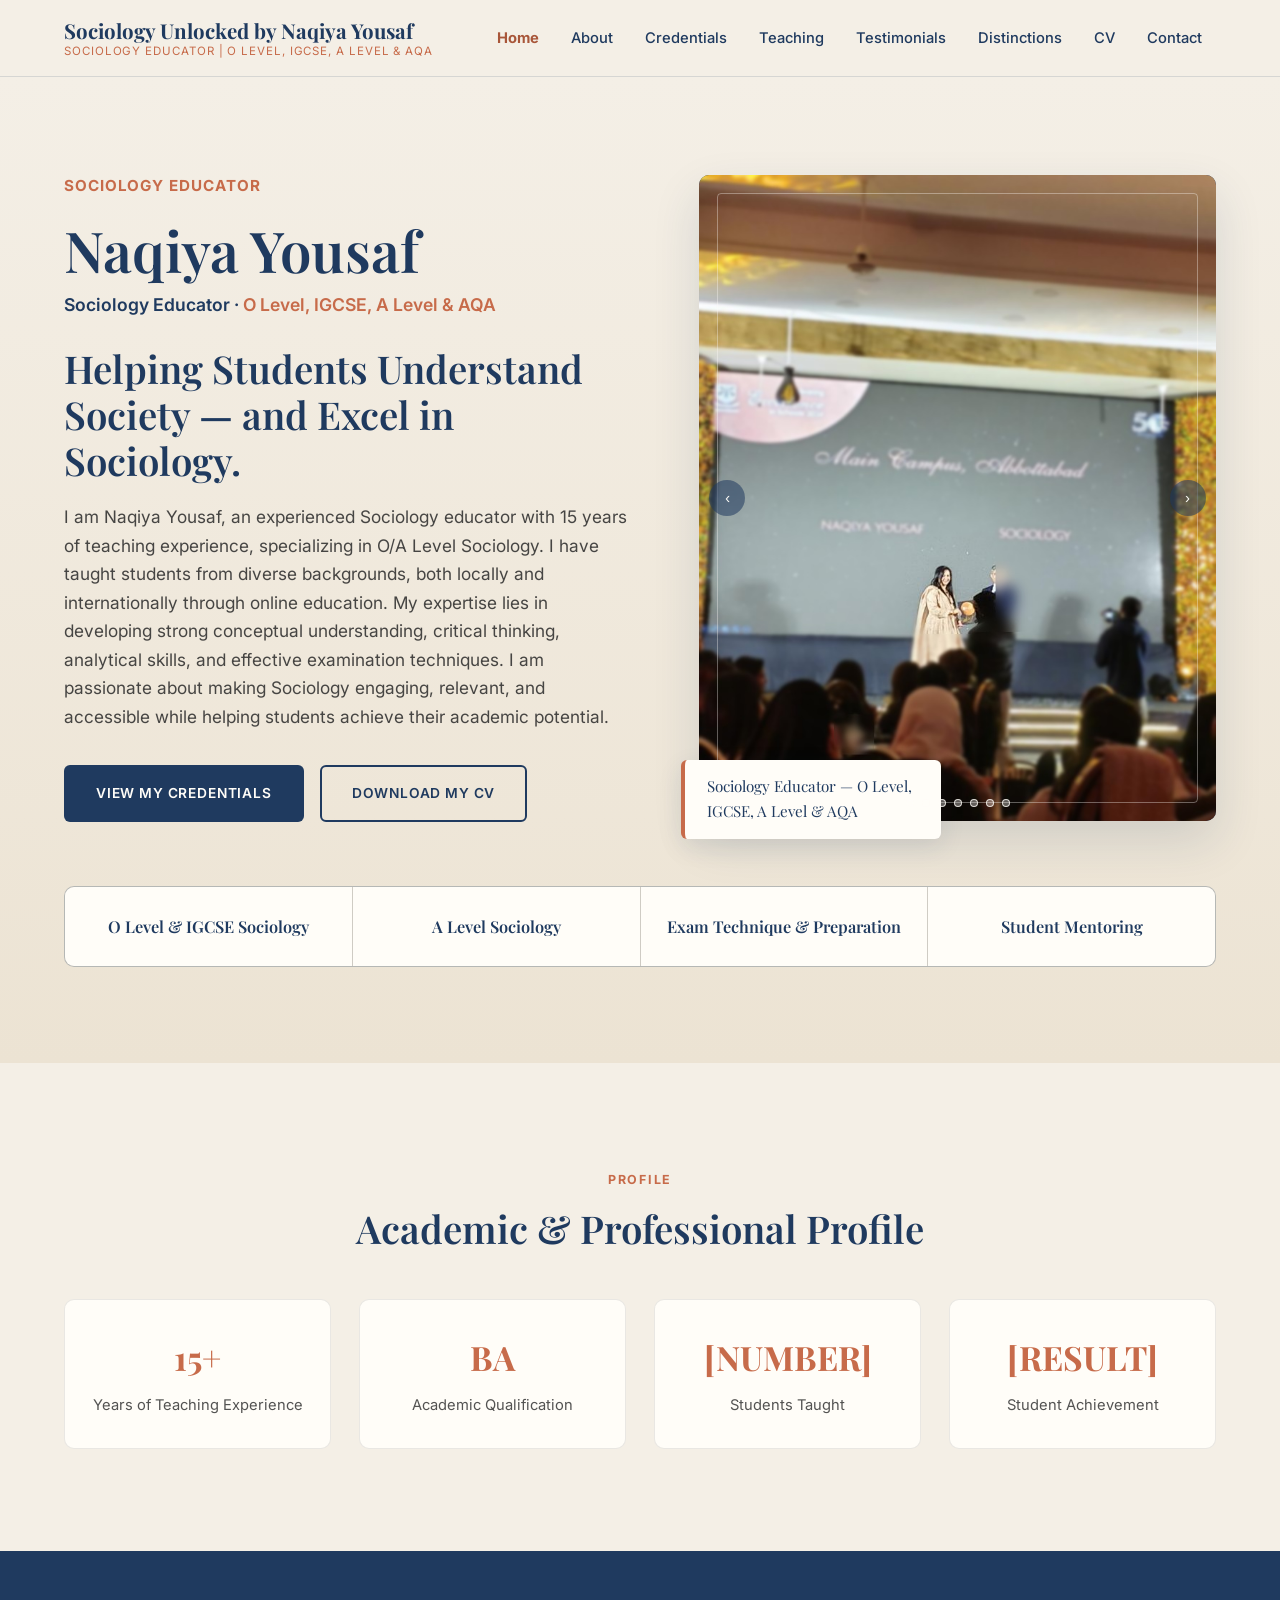
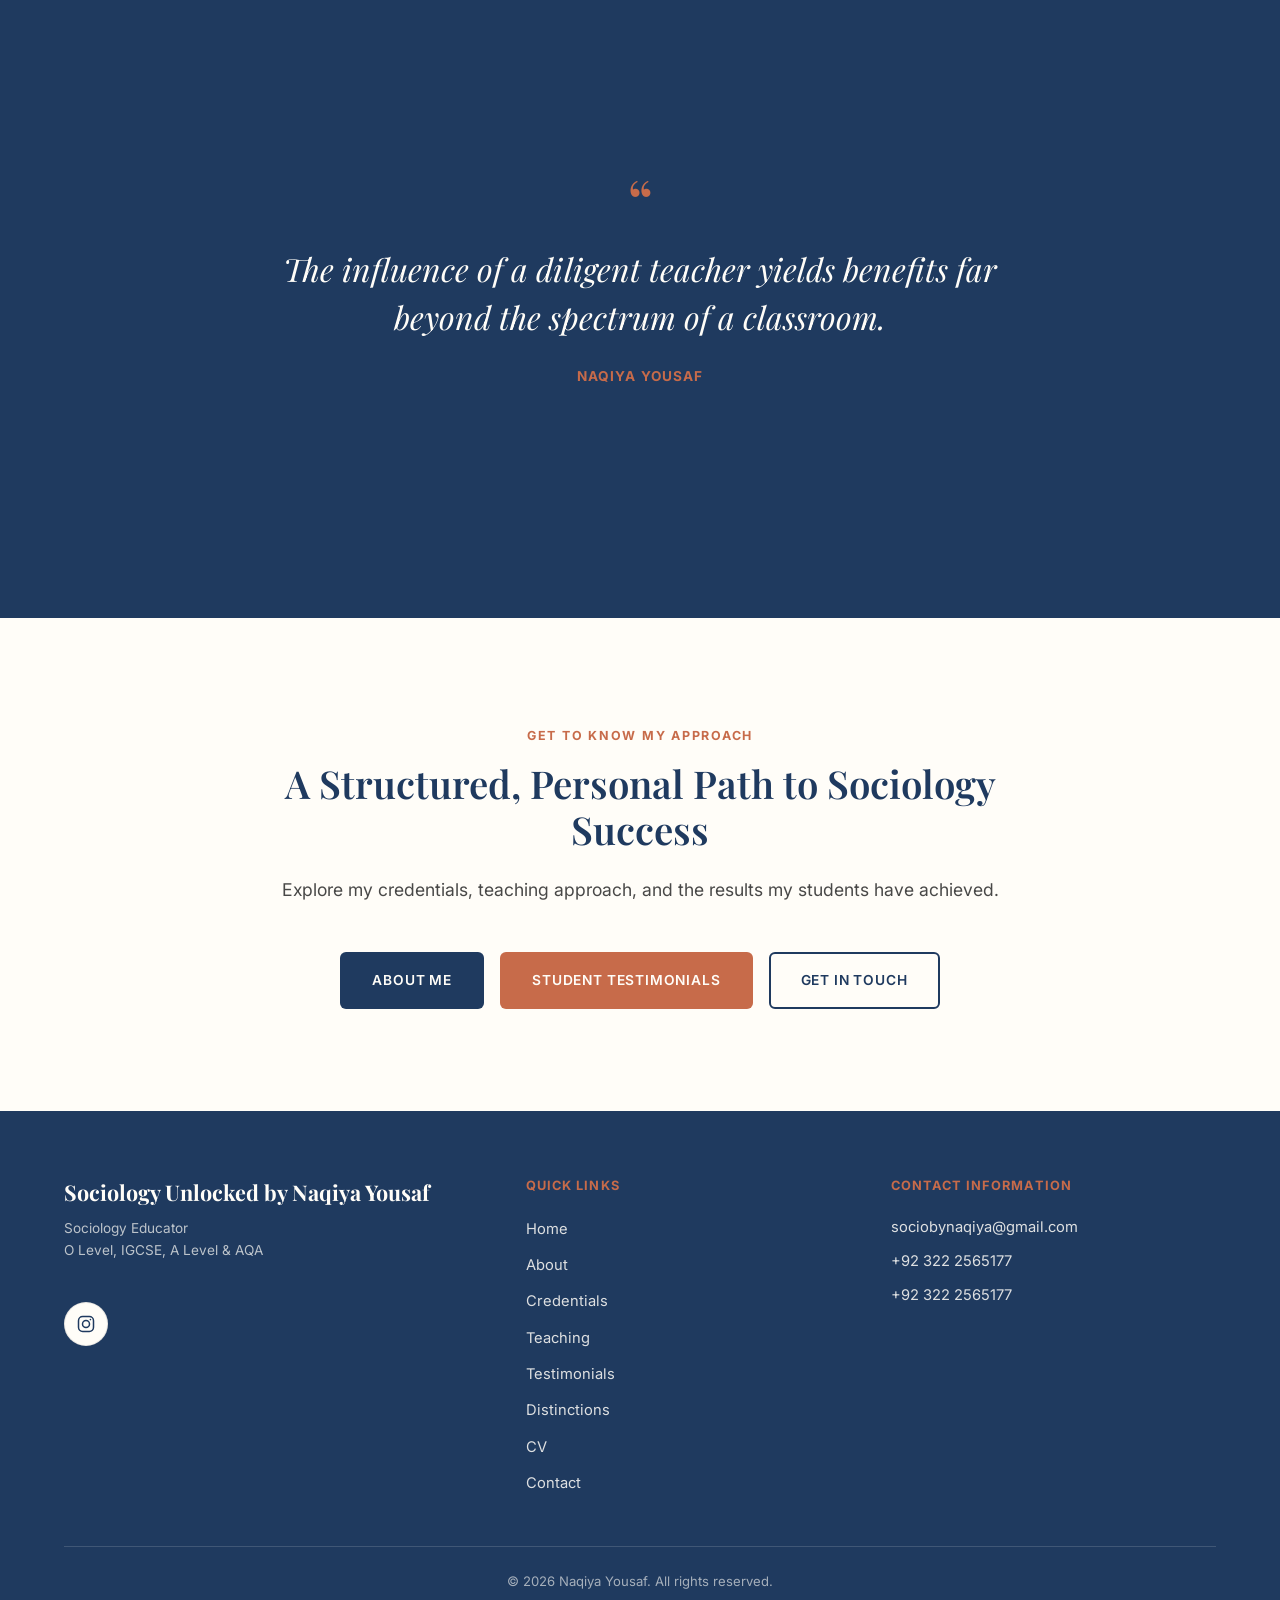
<file: index.html>
<!doctype html>
<html lang="en">
  <head>
    <meta charset="UTF-8" />
    <meta name="viewport" content="width=device-width, initial-scale=1.0" />
    <link rel="icon" type="image/svg+xml" href="favicon.svg" />
    <link rel="preconnect" href="https://fonts.googleapis.com" />
    <link rel="preconnect" href="https://fonts.gstatic.com" crossorigin />
    <link
      href="https://fonts.googleapis.com/css2?family=Playfair+Display:ital,wght@0,500;0,600;0,700;1,500&family=Inter:wght@400;500;600;700&display=swap"
      rel="stylesheet"
    />
    <link rel="stylesheet" href="css/styles.css" />

    <!-- Primary SEO -->
    <title>Naqiya Yousaf | Sociology Teacher | O Level & A Level</title>
    <meta
      name="description"
      content="Professional Sociology teacher providing O Level and A Level tuition, examination preparation, academic guidance, and structured Sociology education."
    />
    <meta name="robots" content="index, follow" />
    <link rel="canonical" href="https://www.example.com/" />

    <!-- Open Graph -->
    <meta property="og:type" content="website" />
    <meta property="og:title" content="Naqiya Yousaf | Sociology Teacher | O Level & A Level" />
    <meta
      property="og:description"
      content="Professional Sociology teacher providing O Level and A Level tuition, examination preparation, academic guidance, and structured Sociology education."
    />
    <meta property="og:image" content="images/og-cover.jpg" />
    <meta property="og:url" content="https://www.example.com/" />
    <meta property="og:site_name" content="Naqiya Yousaf — Sociology Teacher" />

    <!-- Twitter -->
    <meta name="twitter:card" content="summary_large_image" />
    <meta name="twitter:title" content="Naqiya Yousaf | Sociology Teacher | O Level & A Level" />
    <meta
      name="twitter:description"
      content="Professional Sociology teacher providing O Level and A Level tuition, examination preparation, academic guidance, and structured Sociology education."
    />
    <meta name="twitter:image" content="images/og-cover.jpg" />

    <meta name="theme-color" content="#1F3A5F" />
  </head>
  <body>
    <noscript>
      <div class="noscript-banner">
        This site needs JavaScript enabled to display its content. Please enable JavaScript in your browser.
      </div>
    </noscript>

    <a href="#main-content" class="skip-link">Skip to main content</a>

    <header id="site-header" class="navbar"></header>

    <main id="main-content">
      <!-- HERO -->
      <section class="hero">
        <div class="container hero__grid">
          <div>
            <p class="hero__eyebrow">Sociology Educator</p>
            <h1 class="hero__name" id="hero-name"></h1>
            <p class="hero__role" id="hero-role-levels"></p>
            <h2 class="hero__headline" id="hero-headline"></h2>
            <p class="hero__subtext" id="hero-subtext"></p>
            <div class="hero__actions">
              <a id="hero-btn-primary" href="credentials.html" class="btn btn-primary"></a>
              <a id="hero-btn-secondary" href="cv.html" class="btn btn-outline"></a>
            </div>
          </div>

          <div class="hero__image-wrap">
            <div class="hero__image-frame" id="hero-portrait-frame"></div>
            <div class="hero__image-border" aria-hidden="true"></div>
            <div class="hero__image-caption" id="hero-image-caption"></div>
          </div>
        </div>

        <div class="container">
          <div class="credibility" id="credibility-list"></div>
        </div>
      </section>

      <!-- ACADEMIC & PROFESSIONAL PROFILE -->
      <section class="section section--beige">
        <div class="container">
          <div class="section-header section-header--center">
            <span class="eyebrow">Profile</span>
            <h2>Academic &amp; Professional Profile</h2>
          </div>
          <div class="card-grid card-grid--4 reveal" id="profile-stats"></div>
        </div>
      </section>

      <!-- TEACHING PHILOSOPHY -->
      <section class="section section--navy">
        <div class="container philosophy">
          <div class="reveal reveal--fade">
            <div class="philosophy__mark" aria-hidden="true">&ldquo;</div>
            <p class="philosophy__quote" id="philosophy-quote"></p>
            <p class="philosophy__attribution" id="philosophy-attribution"></p>
          </div>
        </div>
      </section>

      <!-- CTA STRIP -->
      <section class="section section--offwhite">
        <div class="container text-center">
          <div class="section-header section-header--center">
            <span class="eyebrow">Get to Know My Approach</span>
            <h2>A Structured, Personal Path to Sociology Success</h2>
            <p class="lede">Explore my credentials, teaching approach, and the results my students have achieved.</p>
          </div>
          <div class="hero__actions" style="justify-content: center">
            <a href="about.html" class="btn btn-primary">About Me</a>
            <a href="testimonials.html" class="btn btn-secondary">Student Testimonials</a>
            <a href="contact.html" class="btn btn-outline">Get in Touch</a>
          </div>
        </div>
      </section>
    </main>

    <footer id="site-footer" class="footer"></footer>

    <script type="module" src="js/pages/home.js"></script>
  </body>
</html>
</file>
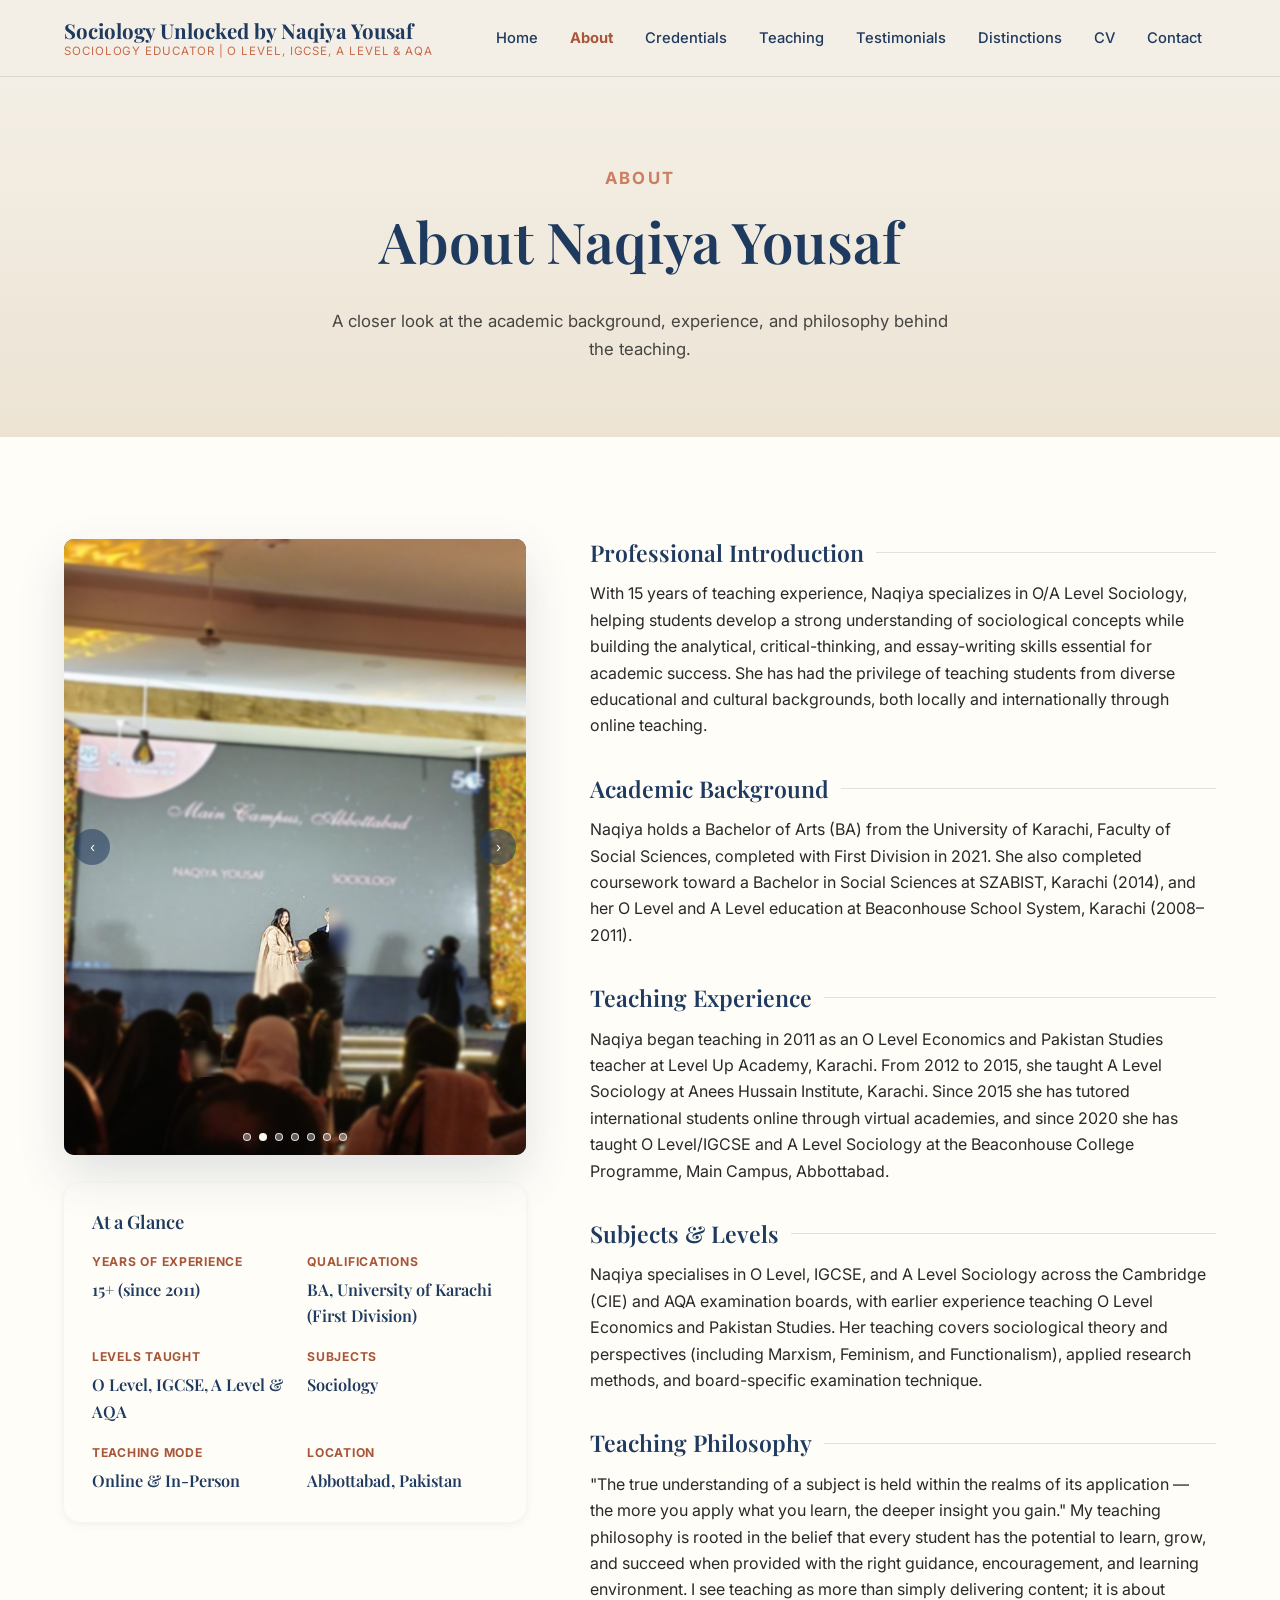
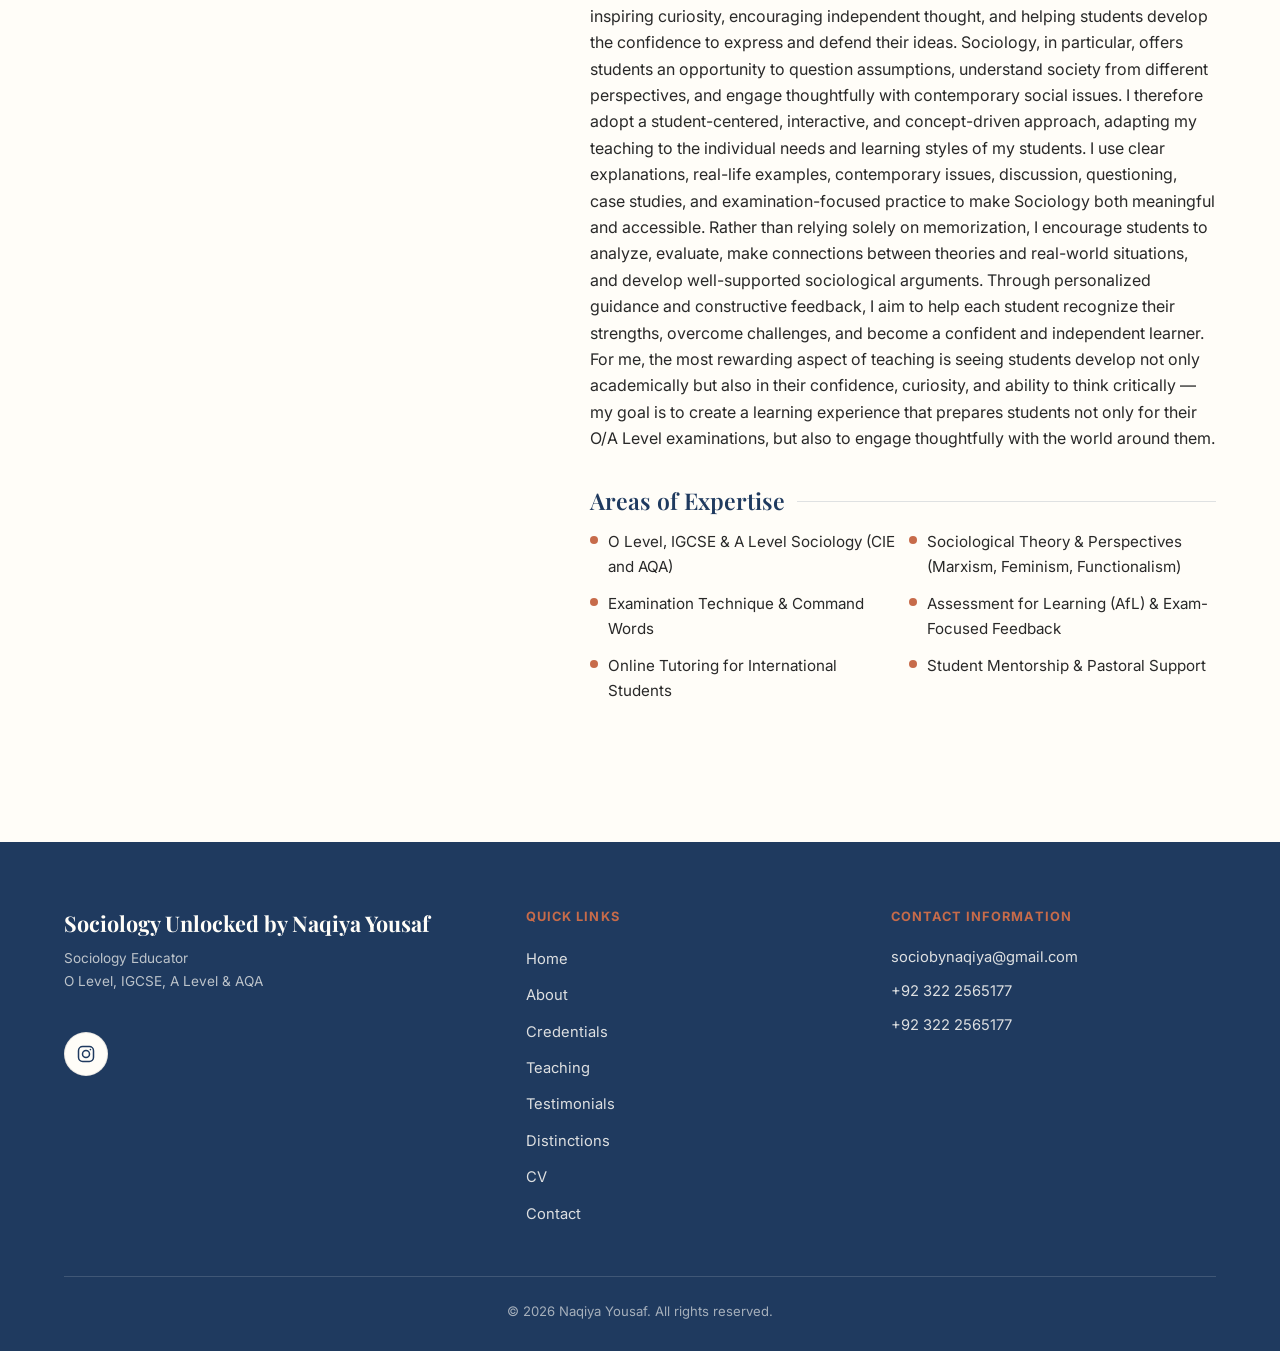
<file: about.html>
<!doctype html>
<html lang="en">
  <head>
    <meta charset="UTF-8" />
    <meta name="viewport" content="width=device-width, initial-scale=1.0" />
    <link rel="icon" type="image/svg+xml" href="favicon.svg" />
    <link rel="preconnect" href="https://fonts.googleapis.com" />
    <link rel="preconnect" href="https://fonts.gstatic.com" crossorigin />
    <link
      href="https://fonts.googleapis.com/css2?family=Playfair+Display:ital,wght@0,500;0,600;0,700;1,500&family=Inter:wght@400;500;600;700&display=swap"
      rel="stylesheet"
    />
    <link rel="stylesheet" href="css/styles.css" />

    <title>About Naqiya Yousaf | Sociology Teacher</title>
    <meta
      name="description"
      content="Learn about Naqiya Yousaf's academic background, teaching experience, and philosophy as a Sociology teacher for O Level and A Level students."
    />
    <meta name="robots" content="index, follow" />
    <link rel="canonical" href="https://www.example.com/about.html" />

    <meta property="og:type" content="profile" />
    <meta property="og:title" content="About Naqiya Yousaf | Sociology Teacher" />
    <meta
      property="og:description"
      content="Learn about Naqiya Yousaf's academic background, teaching experience, and philosophy as a Sociology teacher for O Level and A Level students."
    />
    <meta property="og:image" content="images/og-cover.jpg" />
    <meta property="og:url" content="https://www.example.com/about.html" />

    <meta name="theme-color" content="#1F3A5F" />
  </head>
  <body>
    <noscript>
      <div class="noscript-banner">
        This site needs JavaScript enabled to display its content. Please enable JavaScript in your browser.
      </div>
    </noscript>

    <a href="#main-content" class="skip-link">Skip to main content</a>

    <header id="site-header" class="navbar"></header>

    <main id="main-content">
      <section class="page-header">
        <div class="container">
          <p class="eyebrow page-header__eyebrow">About</p>
          <h1 id="about-title">About Naqiya Yousaf</h1>
          <p>A closer look at the academic background, experience, and philosophy behind the teaching.</p>
        </div>
      </section>

      <section class="section section--offwhite">
        <div class="container about-grid">
          <div class="about-portrait reveal reveal--fade">
            <div class="about-portrait__frame" id="about-portrait-frame"></div>

            <div class="glance-panel">
              <h2 class="glance-panel__heading">At a Glance</h2>
              <dl id="glance-list"></dl>
            </div>
          </div>

          <div class="reveal">
            <div class="about-section">
              <h2>Professional Introduction</h2>
              <p id="about-introduction"></p>
            </div>

            <div class="about-section">
              <h2>Academic Background</h2>
              <p id="about-academic-background"></p>
            </div>

            <div class="about-section">
              <h2>Teaching Experience</h2>
              <p id="about-teaching-experience"></p>
            </div>

            <div class="about-section">
              <h2>Subjects &amp; Levels</h2>
              <p id="about-subjects-levels"></p>
            </div>

            <div class="about-section">
              <h2>Teaching Philosophy</h2>
              <p id="about-teaching-philosophy"></p>
            </div>

            <div class="about-section">
              <h2>Areas of Expertise</h2>
              <ul class="expertise-list" id="expertise-list"></ul>
            </div>
          </div>
        </div>
      </section>
    </main>

    <footer id="site-footer" class="footer"></footer>

    <script type="module" src="js/pages/about.js"></script>
  </body>
</html>
</file>
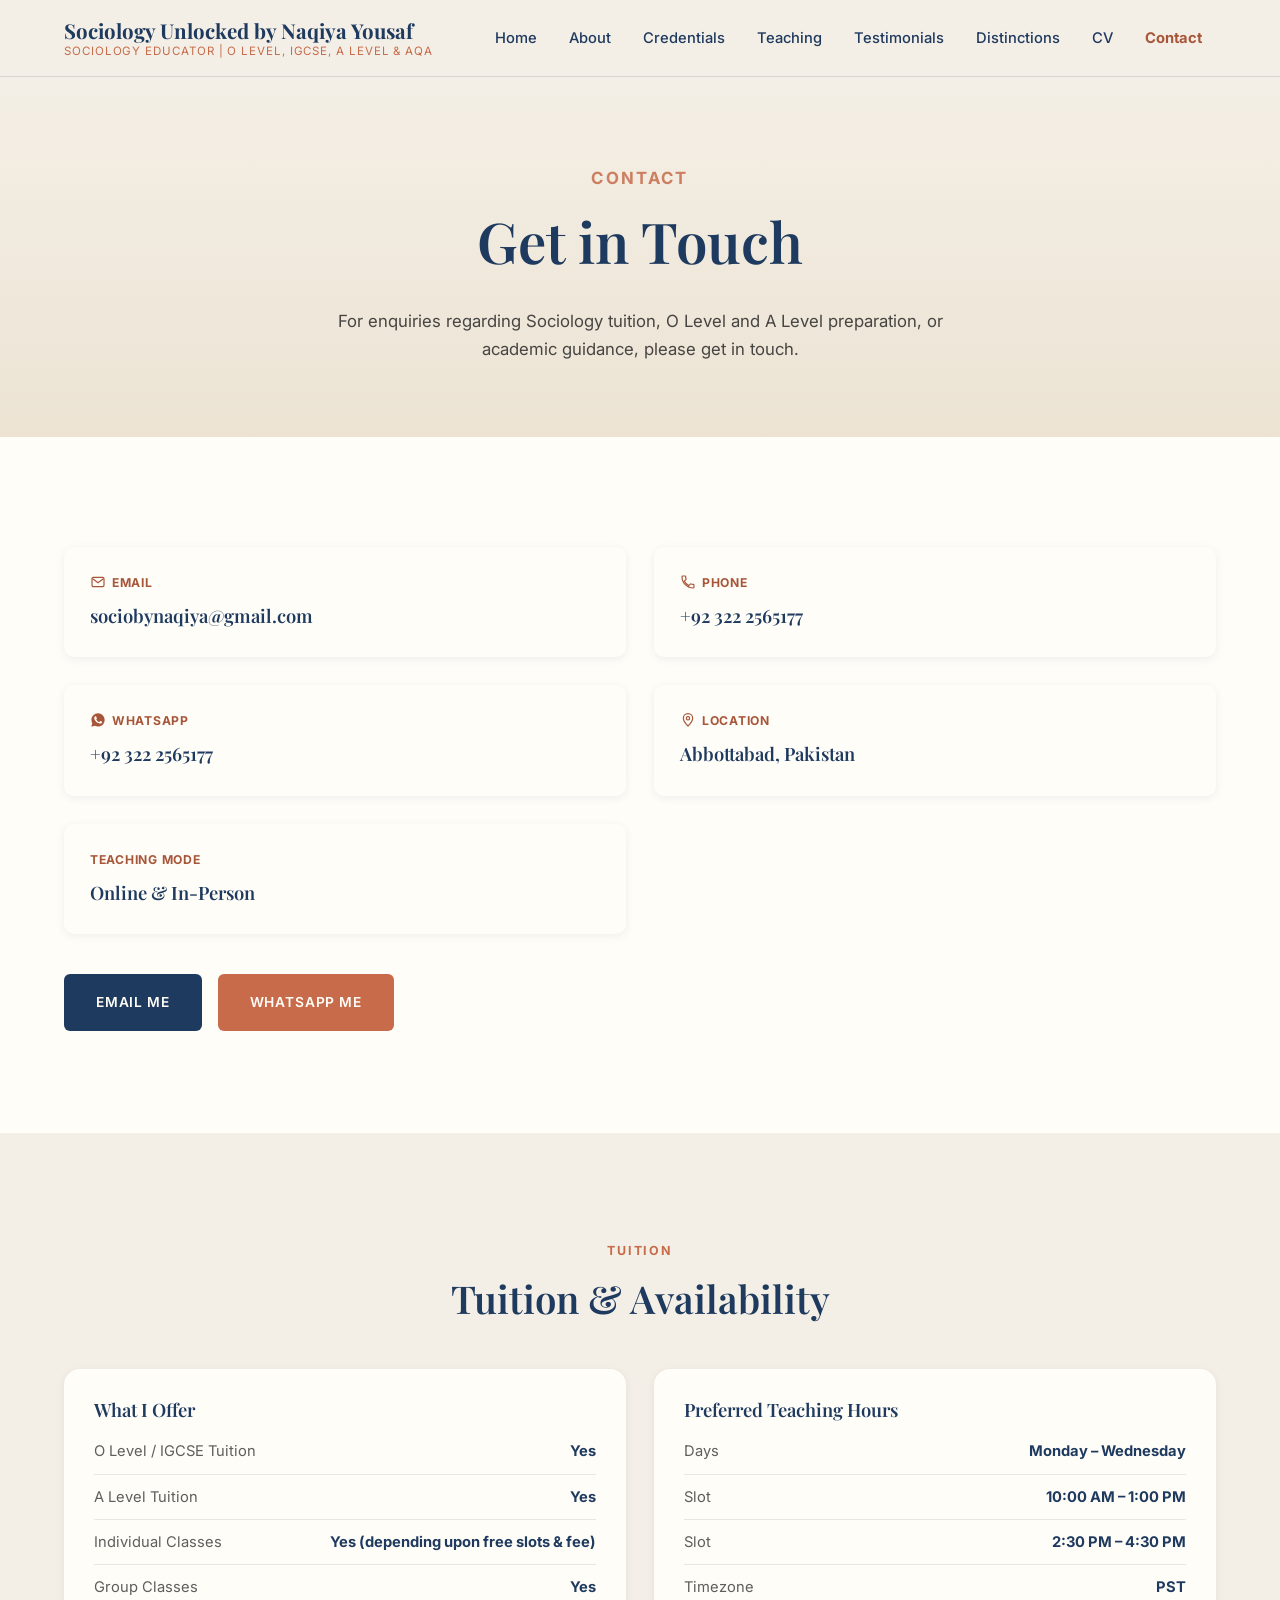
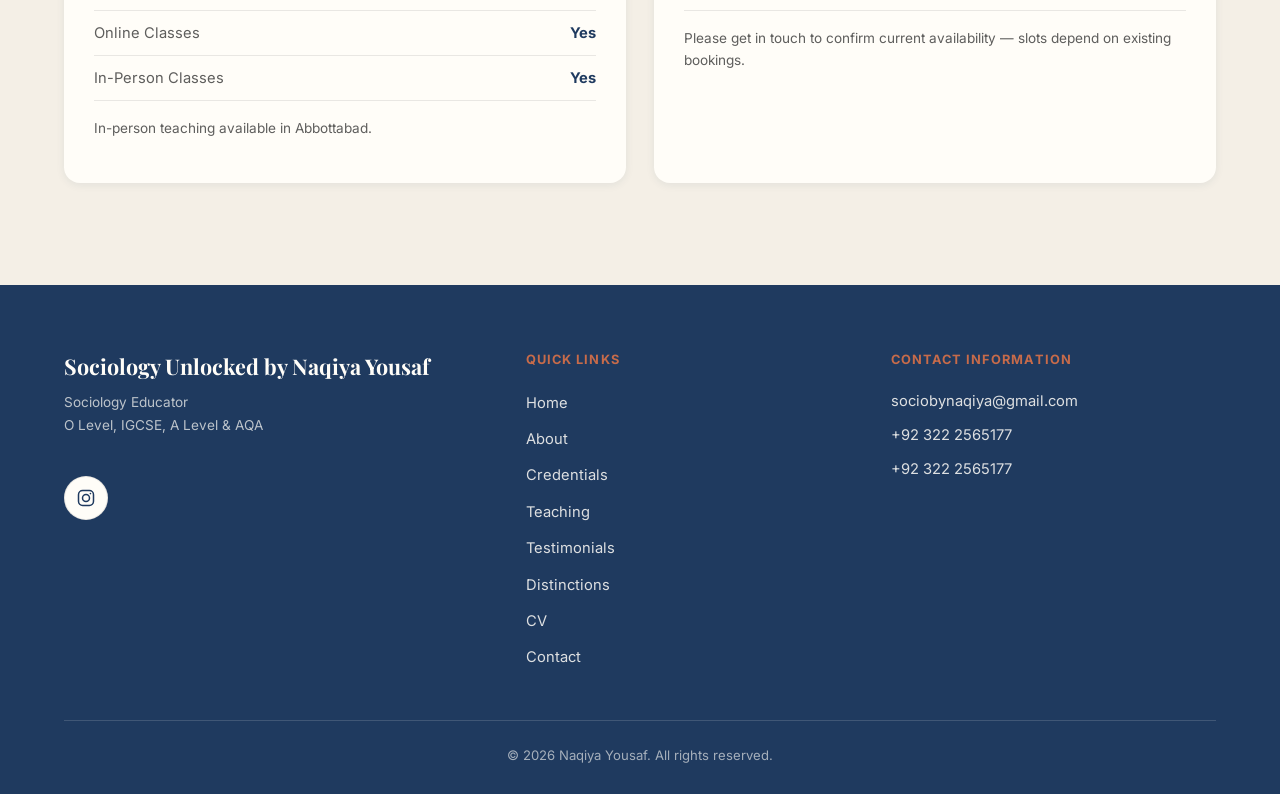
<file: contact.html>
<!doctype html>
<html lang="en">
  <head>
    <meta charset="UTF-8" />
    <meta name="viewport" content="width=device-width, initial-scale=1.0" />
    <link rel="icon" type="image/svg+xml" href="favicon.svg" />
    <link rel="preconnect" href="https://fonts.googleapis.com" />
    <link rel="preconnect" href="https://fonts.gstatic.com" crossorigin />
    <link
      href="https://fonts.googleapis.com/css2?family=Playfair+Display:ital,wght@0,500;0,600;0,700;1,500&family=Inter:wght@400;500;600;700&display=swap"
      rel="stylesheet"
    />
    <link rel="stylesheet" href="css/styles.css" />

    <title>Get in Touch | Naqiya Yousaf</title>
    <meta
      name="description"
      content="Contact Naqiya Yousaf for enquiries regarding Sociology tuition, O Level and A Level preparation, or academic guidance."
    />
    <meta name="robots" content="index, follow" />
    <link rel="canonical" href="https://www.example.com/contact.html" />

    <meta property="og:type" content="website" />
    <meta property="og:title" content="Get in Touch | Naqiya Yousaf" />
    <meta
      property="og:description"
      content="Contact Naqiya Yousaf for enquiries regarding Sociology tuition, O Level and A Level preparation, or academic guidance."
    />
    <meta property="og:image" content="images/og-cover.jpg" />
    <meta property="og:url" content="https://www.example.com/contact.html" />

    <meta name="theme-color" content="#1F3A5F" />
  </head>
  <body>
    <noscript>
      <div class="noscript-banner">
        This site needs JavaScript enabled to display its content. Please enable JavaScript in your browser.
      </div>
    </noscript>

    <a href="#main-content" class="skip-link">Skip to main content</a>

    <header id="site-header" class="navbar"></header>

    <main id="main-content">
      <section class="page-header">
        <div class="container">
          <p class="eyebrow page-header__eyebrow">Contact</p>
          <h1>Get in Touch</h1>
          <p>
            For enquiries regarding Sociology tuition, O Level and A Level preparation, or
            academic guidance, please get in touch.
          </p>
        </div>
      </section>

      <section class="section section--offwhite">
        <div class="container">
          <div class="contact-grid reveal" id="contact-grid"></div>
          <div class="contact-actions" id="contact-actions"></div>
        </div>
      </section>

      <section class="section">
        <div class="container">
          <div class="section-header section-header--center">
            <span class="eyebrow">Tuition</span>
            <h2>Tuition &amp; Availability</h2>
          </div>
          <div class="tuition-panel reveal" id="tuition-panel"></div>
        </div>
      </section>
    </main>

    <footer id="site-footer" class="footer"></footer>

    <script type="module" src="js/pages/contact.js"></script>
  </body>
</html>
</file>
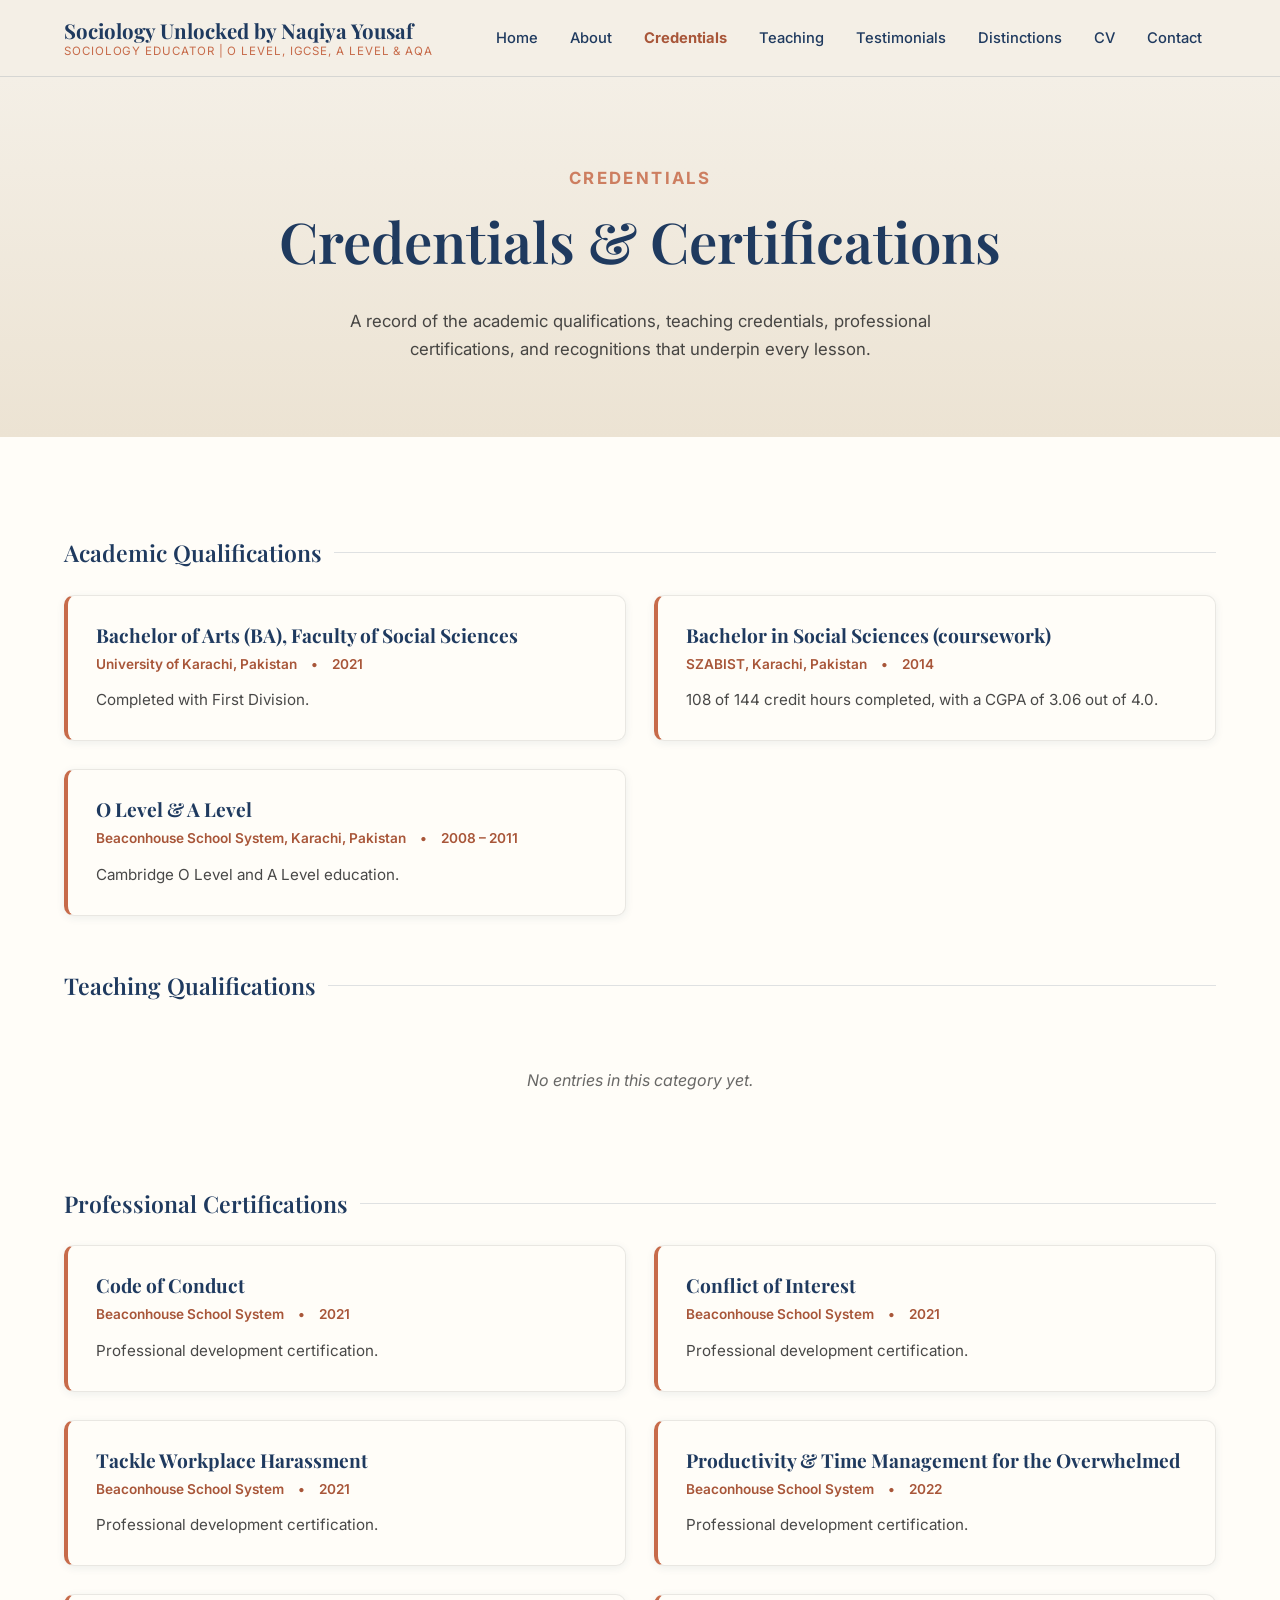
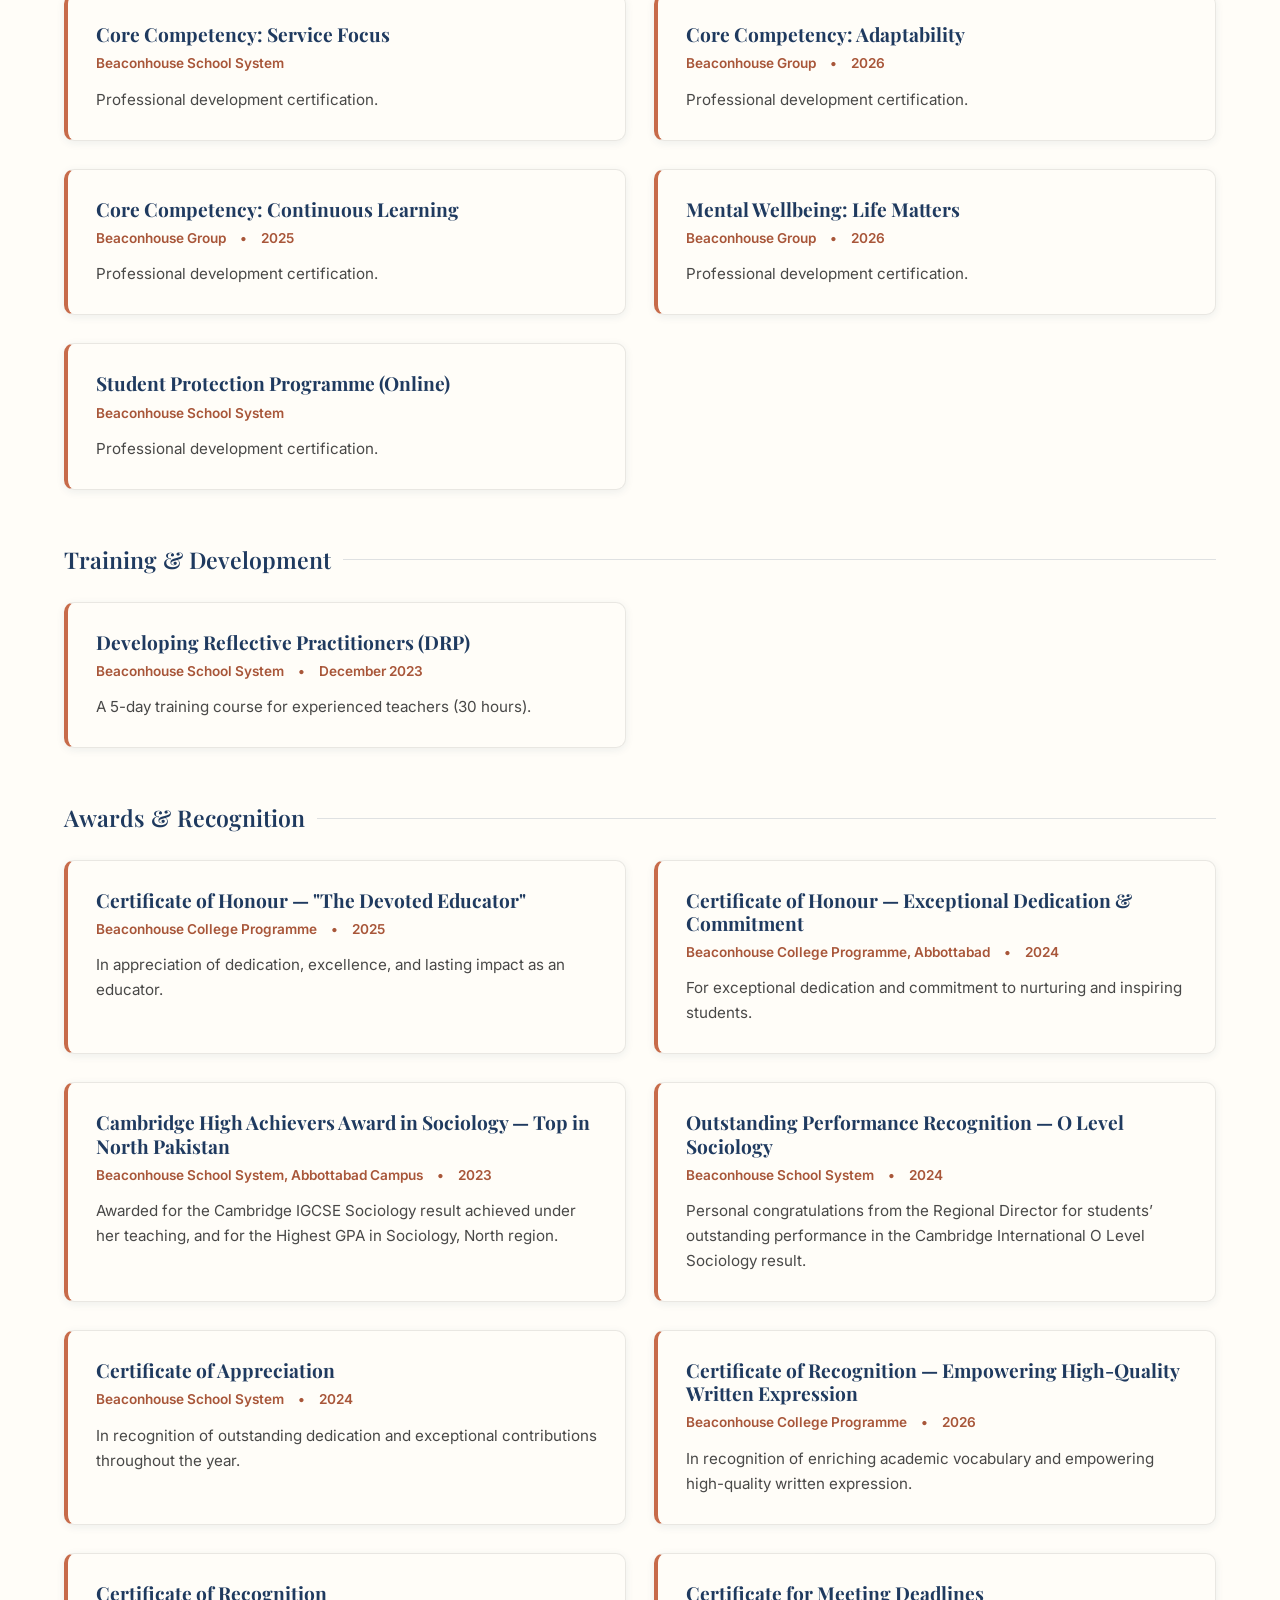
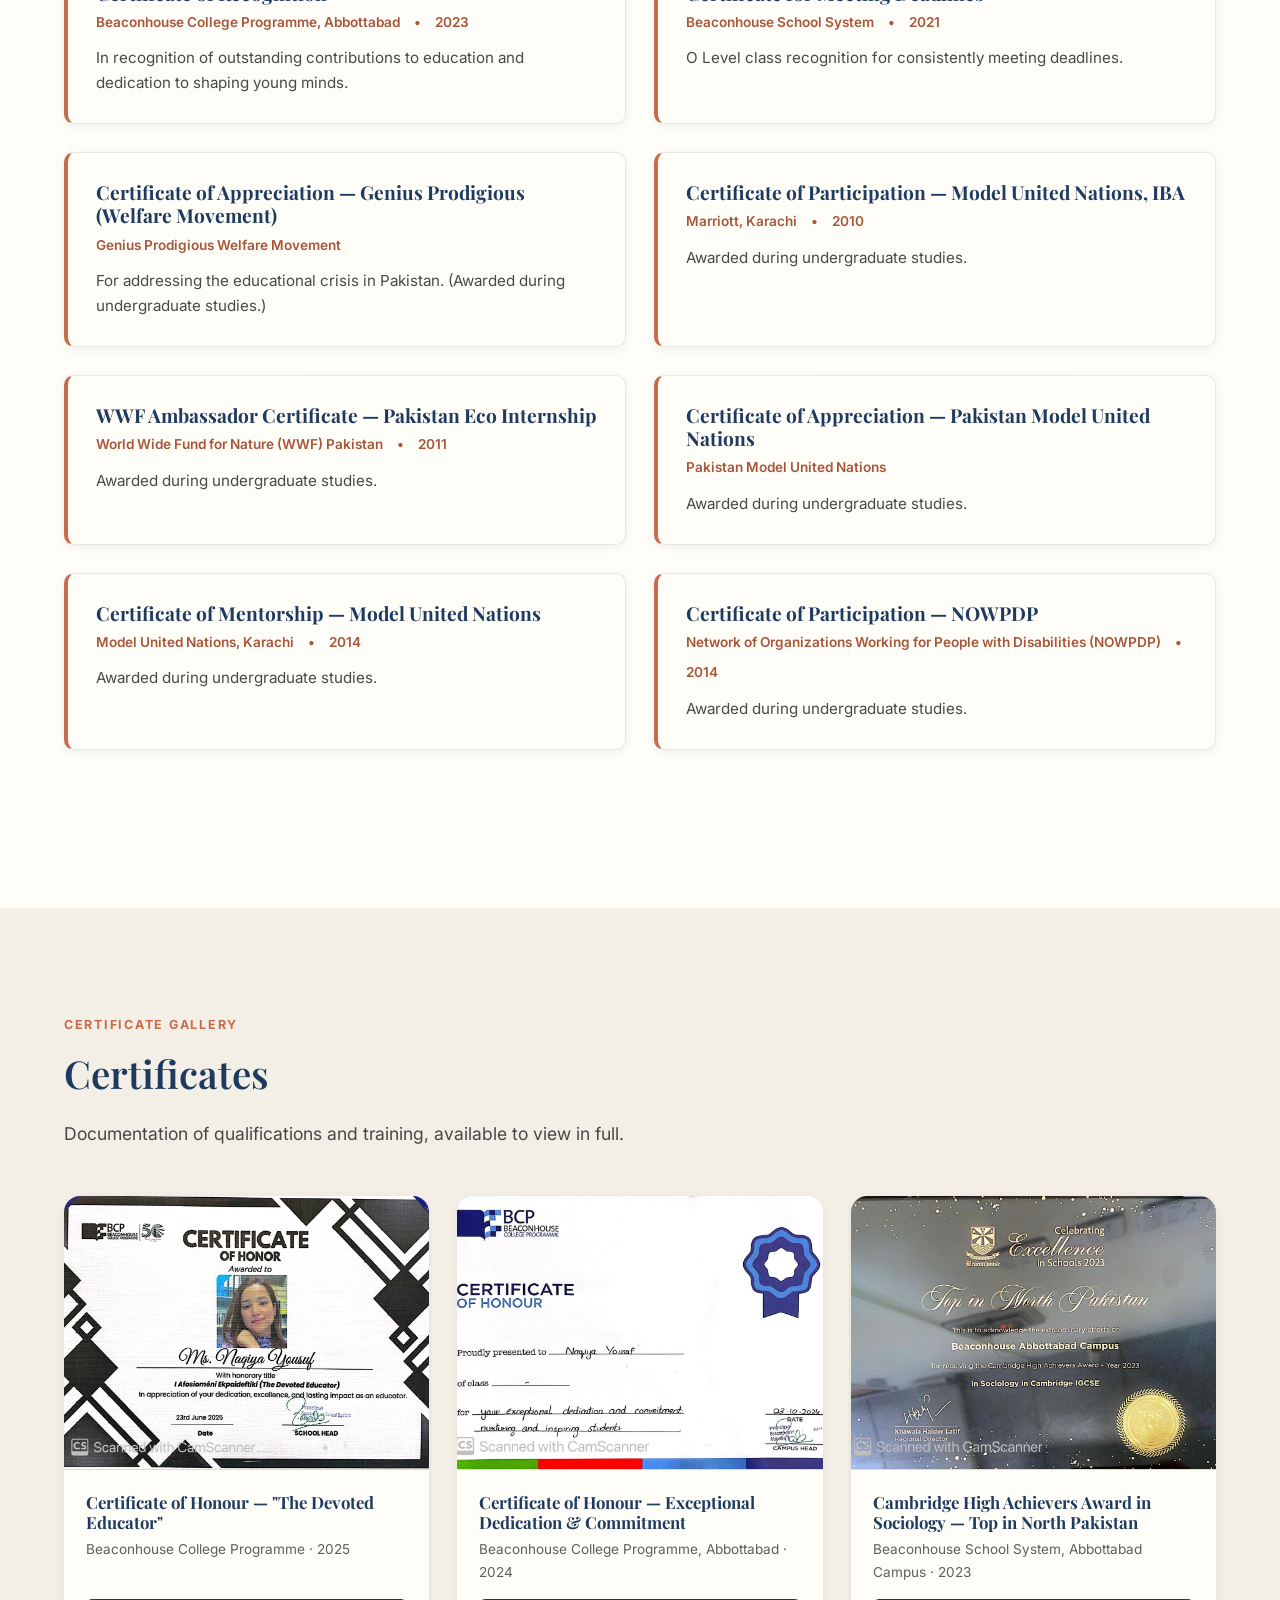
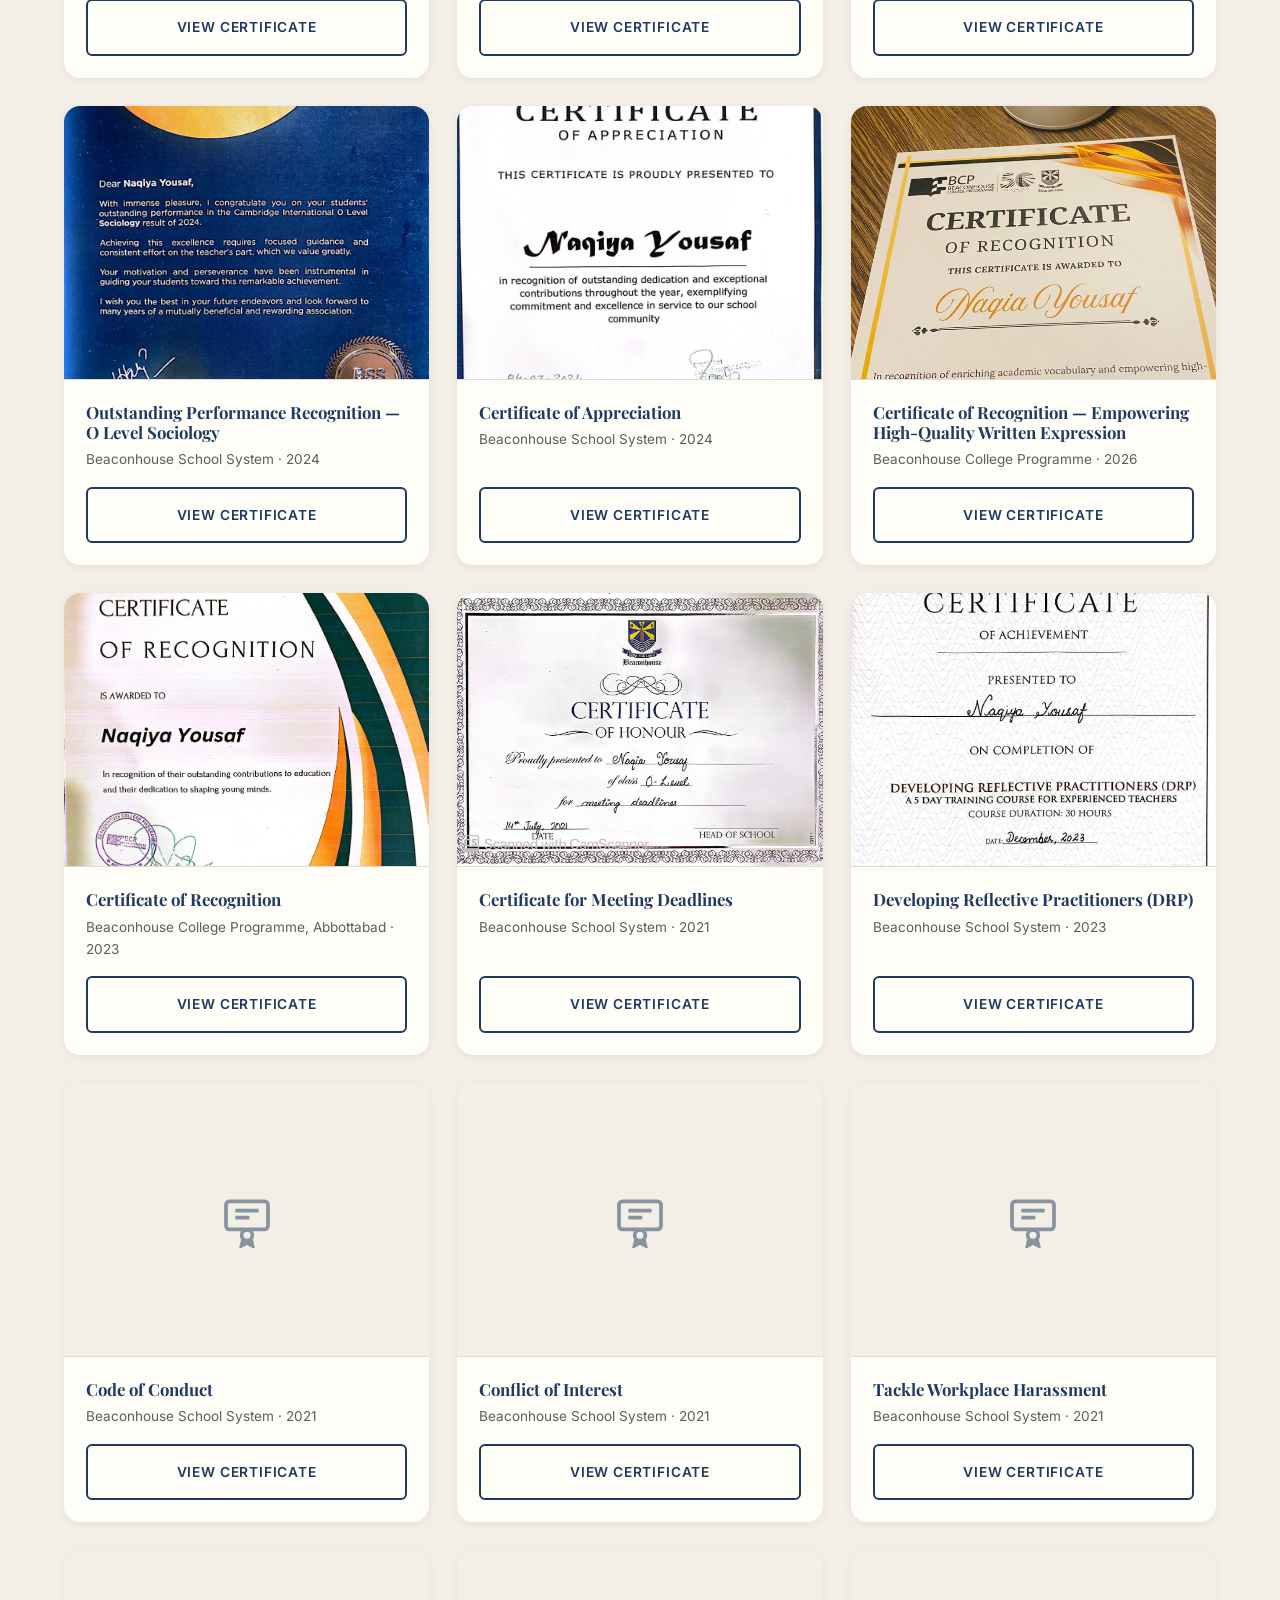
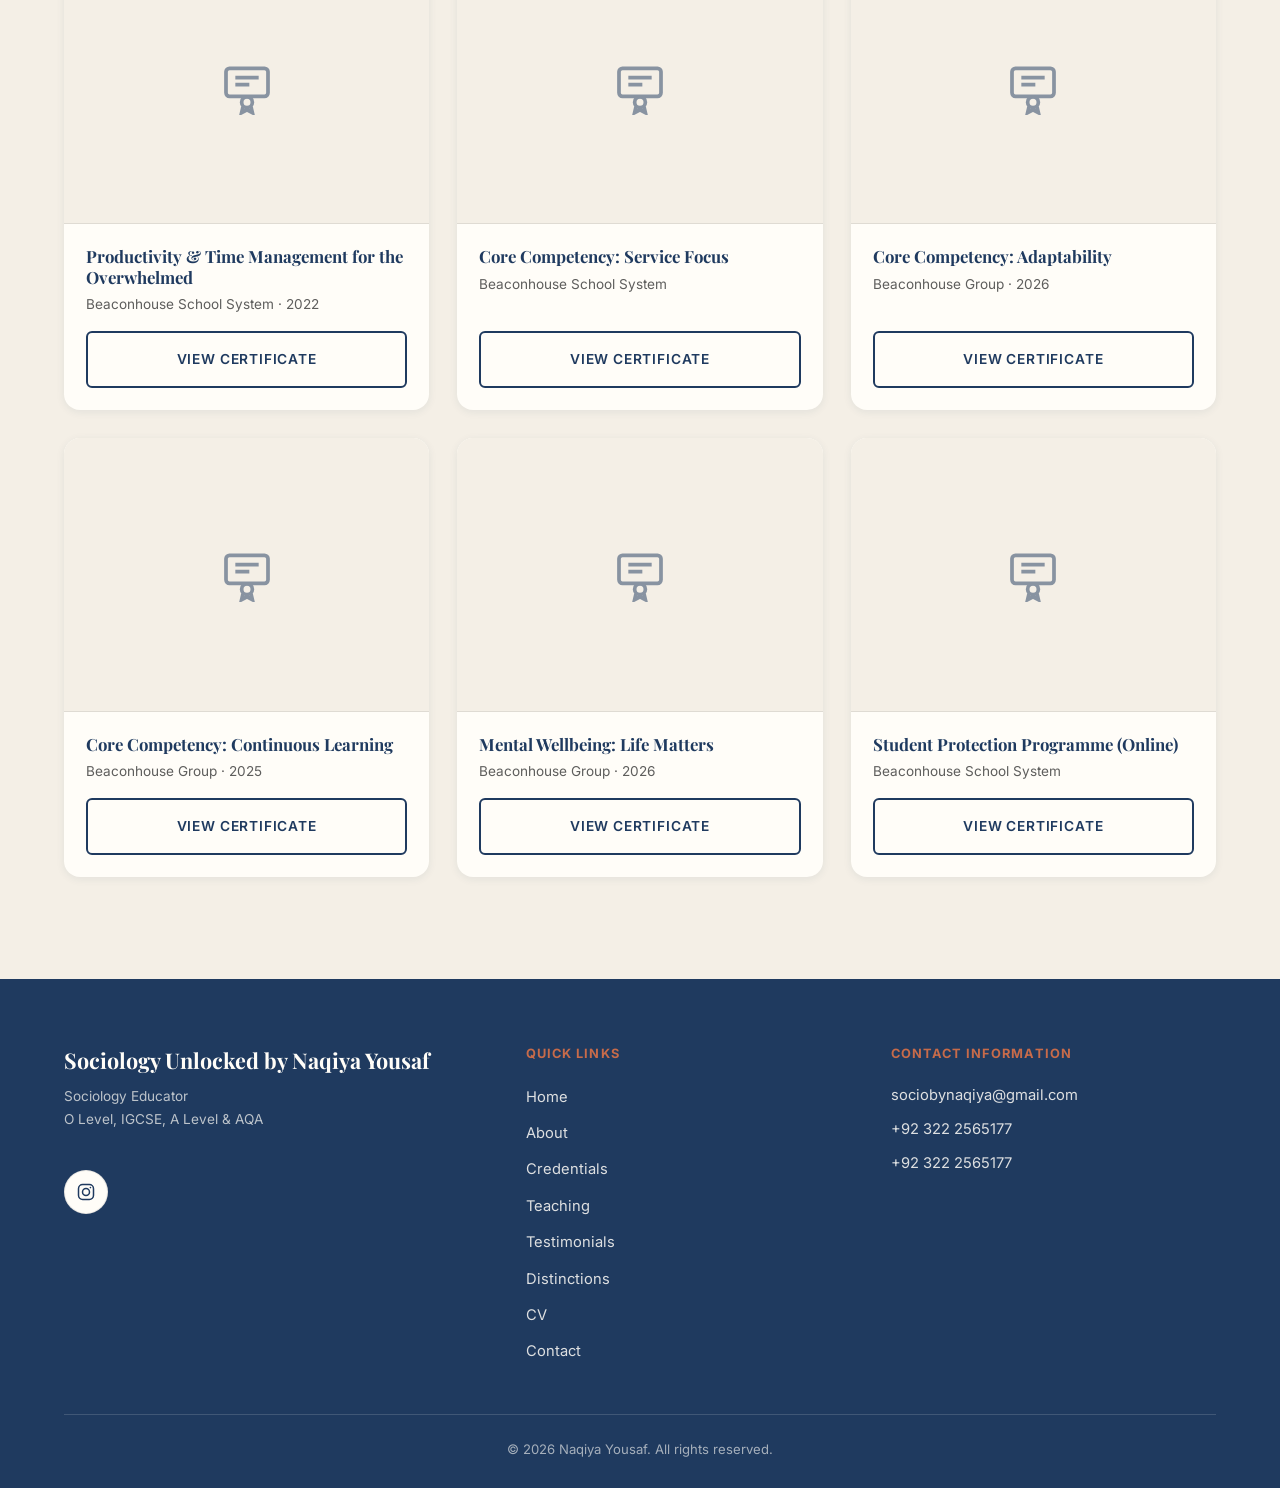
<file: credentials.html>
<!doctype html>
<html lang="en">
  <head>
    <meta charset="UTF-8" />
    <meta name="viewport" content="width=device-width, initial-scale=1.0" />
    <link rel="icon" type="image/svg+xml" href="favicon.svg" />
    <link rel="preconnect" href="https://fonts.googleapis.com" />
    <link rel="preconnect" href="https://fonts.gstatic.com" crossorigin />
    <link
      href="https://fonts.googleapis.com/css2?family=Playfair+Display:ital,wght@0,500;0,600;0,700;1,500&family=Inter:wght@400;500;600;700&display=swap"
      rel="stylesheet"
    />
    <link rel="stylesheet" href="css/styles.css" />

    <title>Credentials & Certifications | Naqiya Yousaf</title>
    <meta
      name="description"
      content="Academic qualifications, teaching credentials, professional certifications, training, and awards held by Naqiya Yousaf, Sociology teacher."
    />
    <meta name="robots" content="index, follow" />
    <link rel="canonical" href="https://www.example.com/credentials.html" />

    <meta property="og:type" content="website" />
    <meta property="og:title" content="Credentials & Certifications | Naqiya Yousaf" />
    <meta
      property="og:description"
      content="Academic qualifications, teaching credentials, professional certifications, training, and awards held by Naqiya Yousaf, Sociology teacher."
    />
    <meta property="og:image" content="images/og-cover.jpg" />
    <meta property="og:url" content="https://www.example.com/credentials.html" />

    <meta name="theme-color" content="#1F3A5F" />
  </head>
  <body>
    <noscript>
      <div class="noscript-banner">
        This site needs JavaScript enabled to display its content. Please enable JavaScript in your browser.
      </div>
    </noscript>

    <a href="#main-content" class="skip-link">Skip to main content</a>

    <header id="site-header" class="navbar"></header>

    <main id="main-content">
      <section class="page-header">
        <div class="container">
          <p class="eyebrow page-header__eyebrow">Credentials</p>
          <h1>Credentials &amp; Certifications</h1>
          <p>
            A record of the academic qualifications, teaching credentials, professional
            certifications, and recognitions that underpin every lesson.
          </p>
        </div>
      </section>

      <section class="section section--offwhite">
        <div class="container" id="credential-sections"></div>
      </section>

      <section class="section section--beige">
        <div class="container">
          <div class="section-header">
            <span class="eyebrow">Certificate Gallery</span>
            <h2>Certificates</h2>
            <p class="lede">Documentation of qualifications and training, available to view in full.</p>
          </div>
          <div id="certificate-gallery"></div>
        </div>
      </section>
    </main>

    <footer id="site-footer" class="footer"></footer>

    <script type="module" src="js/pages/credentials.js"></script>
  </body>
</html>
</file>
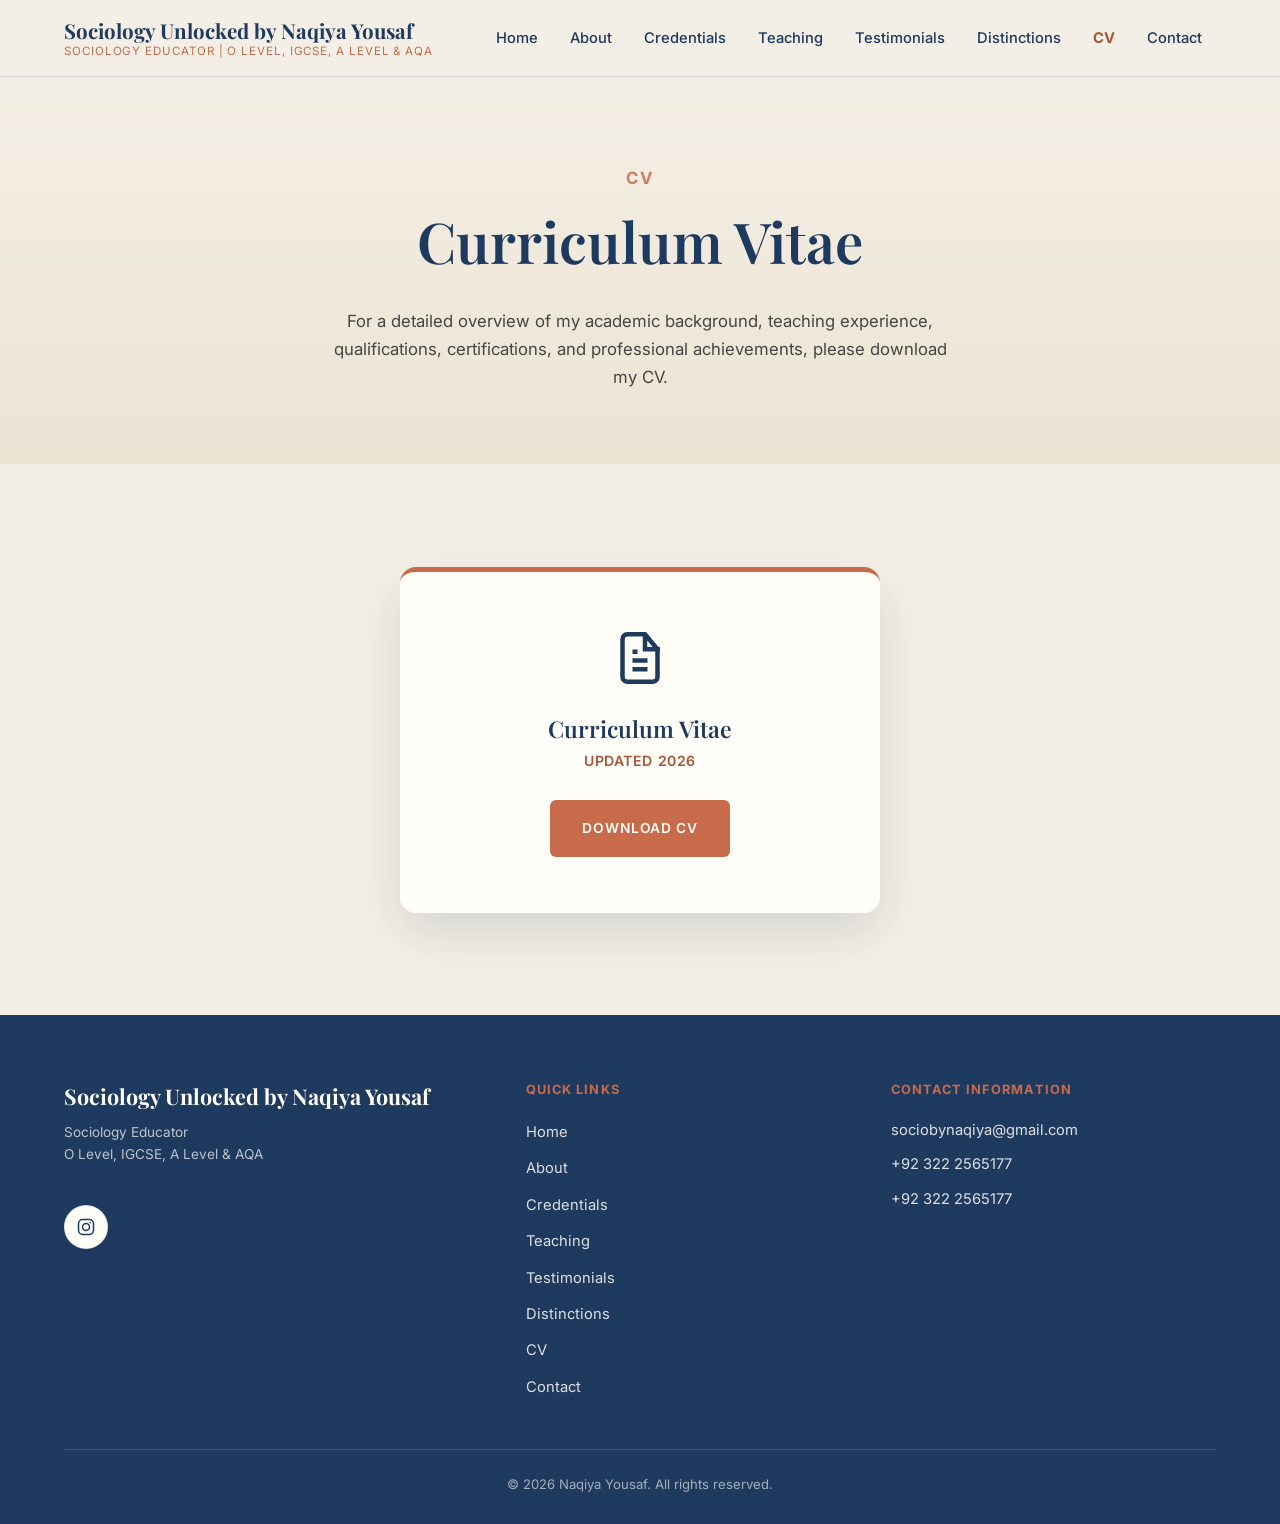
<file: cv.html>
<!doctype html>
<html lang="en">
  <head>
    <meta charset="UTF-8" />
    <meta name="viewport" content="width=device-width, initial-scale=1.0" />
    <link rel="icon" type="image/svg+xml" href="favicon.svg" />
    <link rel="preconnect" href="https://fonts.googleapis.com" />
    <link rel="preconnect" href="https://fonts.gstatic.com" crossorigin />
    <link
      href="https://fonts.googleapis.com/css2?family=Playfair+Display:ital,wght@0,500;0,600;0,700;1,500&family=Inter:wght@400;500;600;700&display=swap"
      rel="stylesheet"
    />
    <link rel="stylesheet" href="css/styles.css" />

    <title>Curriculum Vitae | Naqiya Yousaf</title>
    <meta
      name="description"
      content="Download the full curriculum vitae of Naqiya Yousaf, Sociology teacher for O Level and A Level students."
    />
    <meta name="robots" content="index, follow" />
    <link rel="canonical" href="https://www.example.com/cv.html" />

    <meta property="og:type" content="website" />
    <meta property="og:title" content="Curriculum Vitae | Naqiya Yousaf" />
    <meta
      property="og:description"
      content="Download the full curriculum vitae of Naqiya Yousaf, Sociology teacher for O Level and A Level students."
    />
    <meta property="og:image" content="images/og-cover.jpg" />
    <meta property="og:url" content="https://www.example.com/cv.html" />

    <meta name="theme-color" content="#1F3A5F" />
  </head>
  <body>
    <noscript>
      <div class="noscript-banner">
        This site needs JavaScript enabled to display its content. Please enable JavaScript in your browser.
      </div>
    </noscript>

    <a href="#main-content" class="skip-link">Skip to main content</a>

    <header id="site-header" class="navbar"></header>

    <main id="main-content">
      <section class="page-header">
        <div class="container">
          <p class="eyebrow page-header__eyebrow">CV</p>
          <h1>Curriculum Vitae</h1>
          <p>
            For a detailed overview of my academic background, teaching experience,
            qualifications, certifications, and professional achievements, please download my
            CV.
          </p>
        </div>
      </section>

      <section class="section section--beige">
        <div class="container">
          <div class="cv-card reveal reveal--fade">
            <div id="cv-icon"></div>
            <h2 class="cv-card__title">Curriculum Vitae</h2>
            <p class="cv-card__updated" id="cv-updated"></p>
            <a id="cv-download" href="documents/teacher-cv.docx" download class="btn btn-secondary">Download CV</a>
          </div>
        </div>
      </section>
    </main>

    <footer id="site-footer" class="footer"></footer>

    <script type="module" src="js/pages/cv.js"></script>
  </body>
</html>
</file>
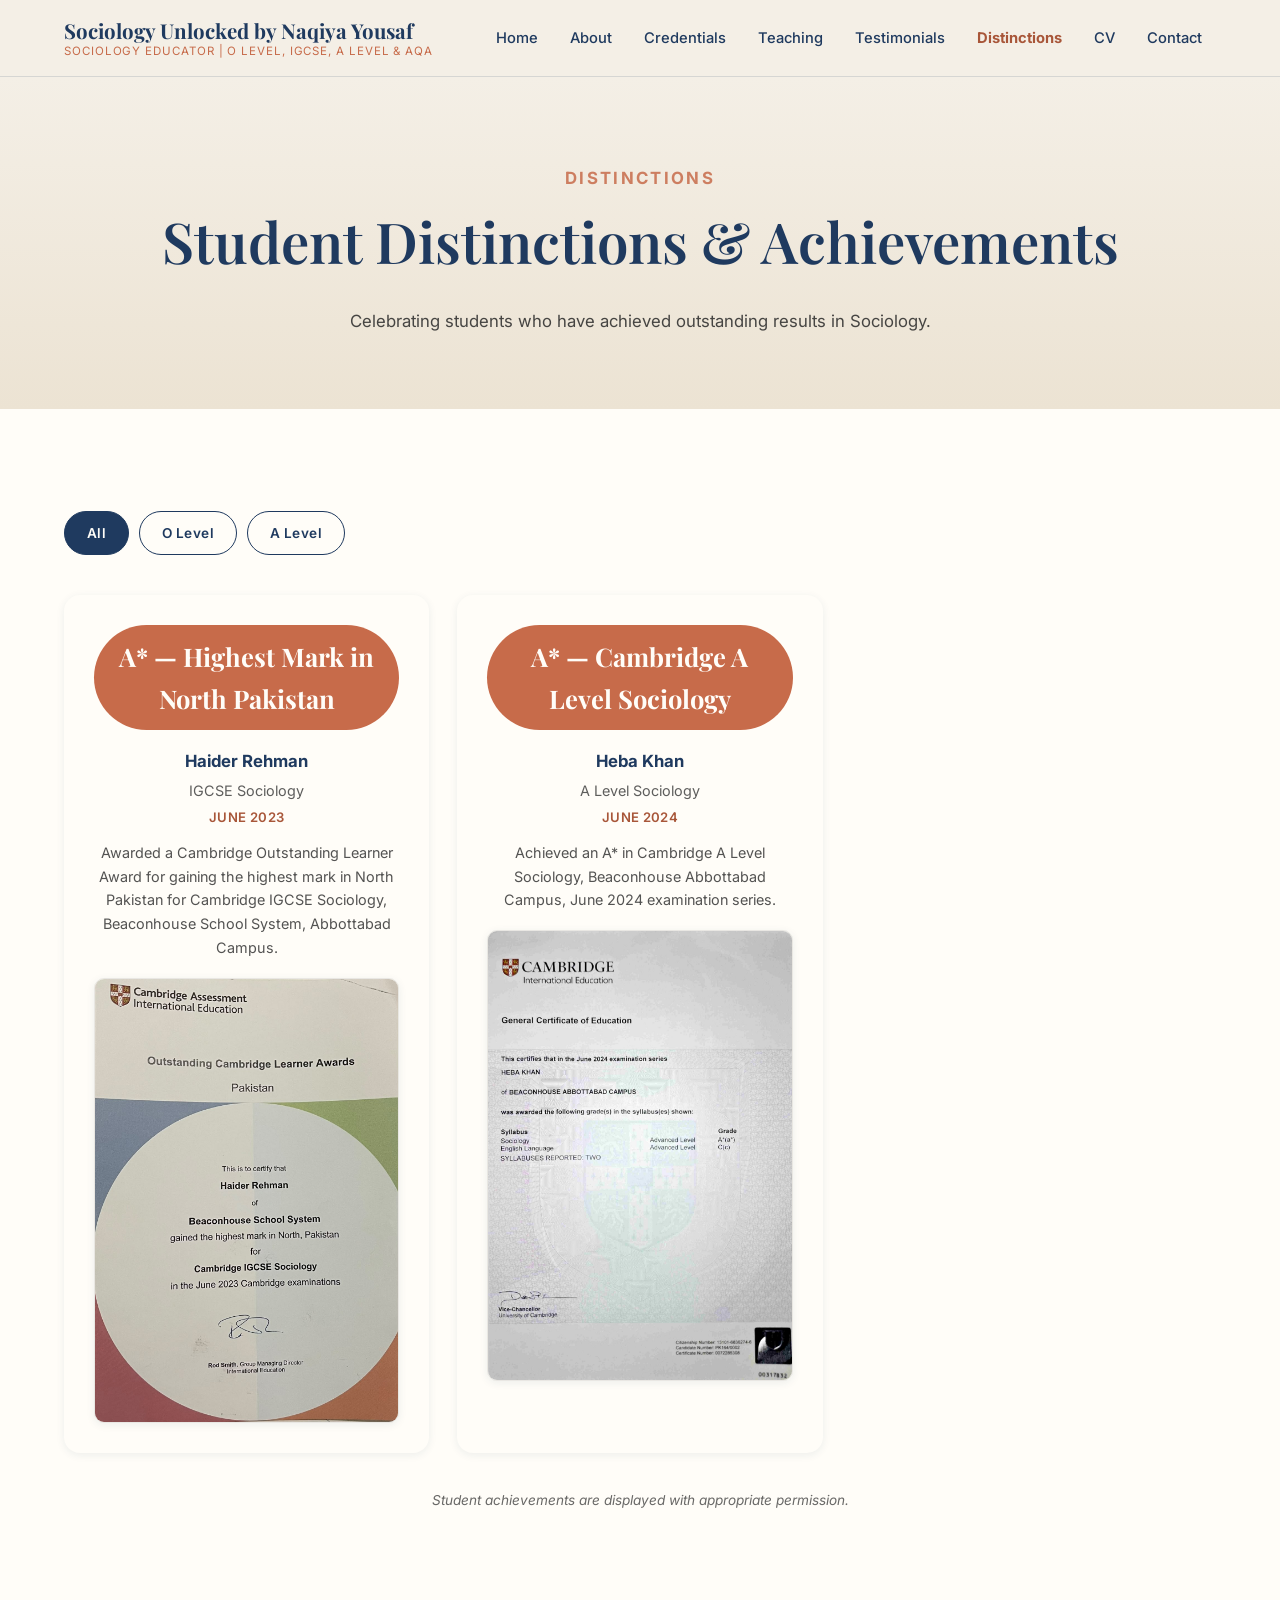
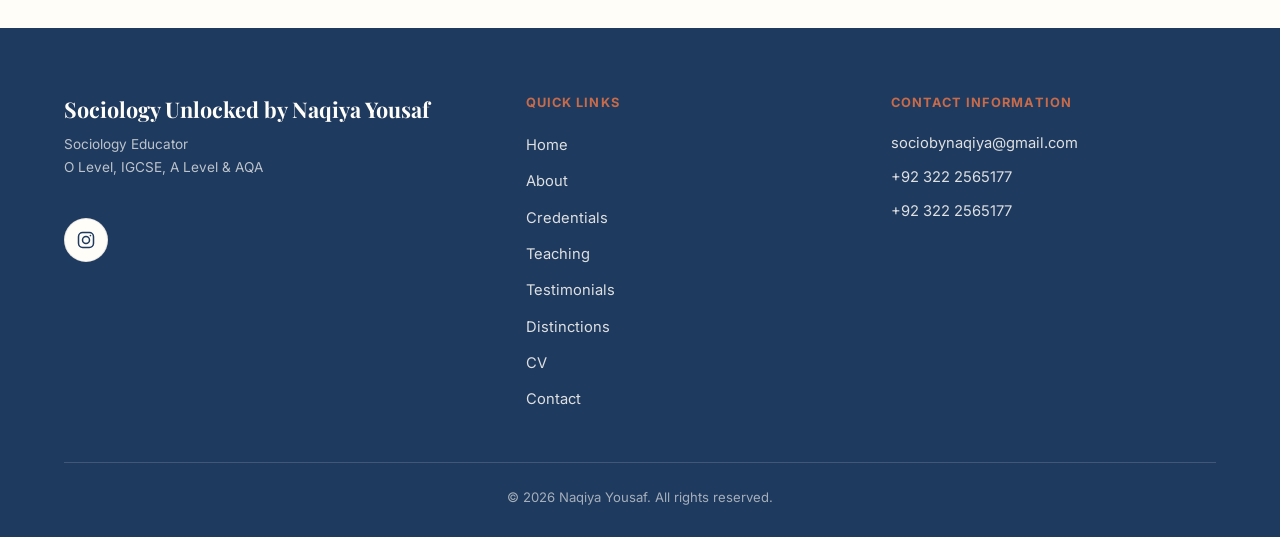
<file: distinctions.html>
<!doctype html>
<html lang="en">
  <head>
    <meta charset="UTF-8" />
    <meta name="viewport" content="width=device-width, initial-scale=1.0" />
    <link rel="icon" type="image/svg+xml" href="favicon.svg" />
    <link rel="preconnect" href="https://fonts.googleapis.com" />
    <link rel="preconnect" href="https://fonts.gstatic.com" crossorigin />
    <link
      href="https://fonts.googleapis.com/css2?family=Playfair+Display:ital,wght@0,500;0,600;0,700;1,500&family=Inter:wght@400;500;600;700&display=swap"
      rel="stylesheet"
    />
    <link rel="stylesheet" href="css/styles.css" />

    <title>Student Distinctions & Achievements | Naqiya Yousaf</title>
    <meta
      name="description"
      content="Celebrating students who have achieved outstanding results in O Level and A Level Sociology with Naqiya Yousaf."
    />
    <meta name="robots" content="index, follow" />
    <link rel="canonical" href="https://www.example.com/distinctions.html" />

    <meta property="og:type" content="website" />
    <meta property="og:title" content="Student Distinctions & Achievements | Naqiya Yousaf" />
    <meta
      property="og:description"
      content="Celebrating students who have achieved outstanding results in O Level and A Level Sociology with Naqiya Yousaf."
    />
    <meta property="og:image" content="images/og-cover.jpg" />
    <meta property="og:url" content="https://www.example.com/distinctions.html" />

    <meta name="theme-color" content="#1F3A5F" />
  </head>
  <body>
    <noscript>
      <div class="noscript-banner">
        This site needs JavaScript enabled to display its content. Please enable JavaScript in your browser.
      </div>
    </noscript>

    <a href="#main-content" class="skip-link">Skip to main content</a>

    <header id="site-header" class="navbar"></header>

    <main id="main-content">
      <section class="page-header">
        <div class="container">
          <p class="eyebrow page-header__eyebrow">Distinctions</p>
          <h1>Student Distinctions &amp; Achievements</h1>
          <p>Celebrating students who have achieved outstanding results in Sociology.</p>
        </div>
      </section>

      <section class="section section--offwhite" id="distinctions-stats" style="padding-bottom: 0"></section>

      <section class="section section--offwhite">
        <div class="container">
          <div id="distinctions-filters" class="filter-tabs"></div>
          <div id="achievements-grid"></div>
          <p class="privacy-note">Student achievements are displayed with appropriate permission.</p>
        </div>
      </section>
    </main>

    <footer id="site-footer" class="footer"></footer>

    <script type="module" src="js/pages/distinctions.js"></script>
  </body>
</html>
</file>
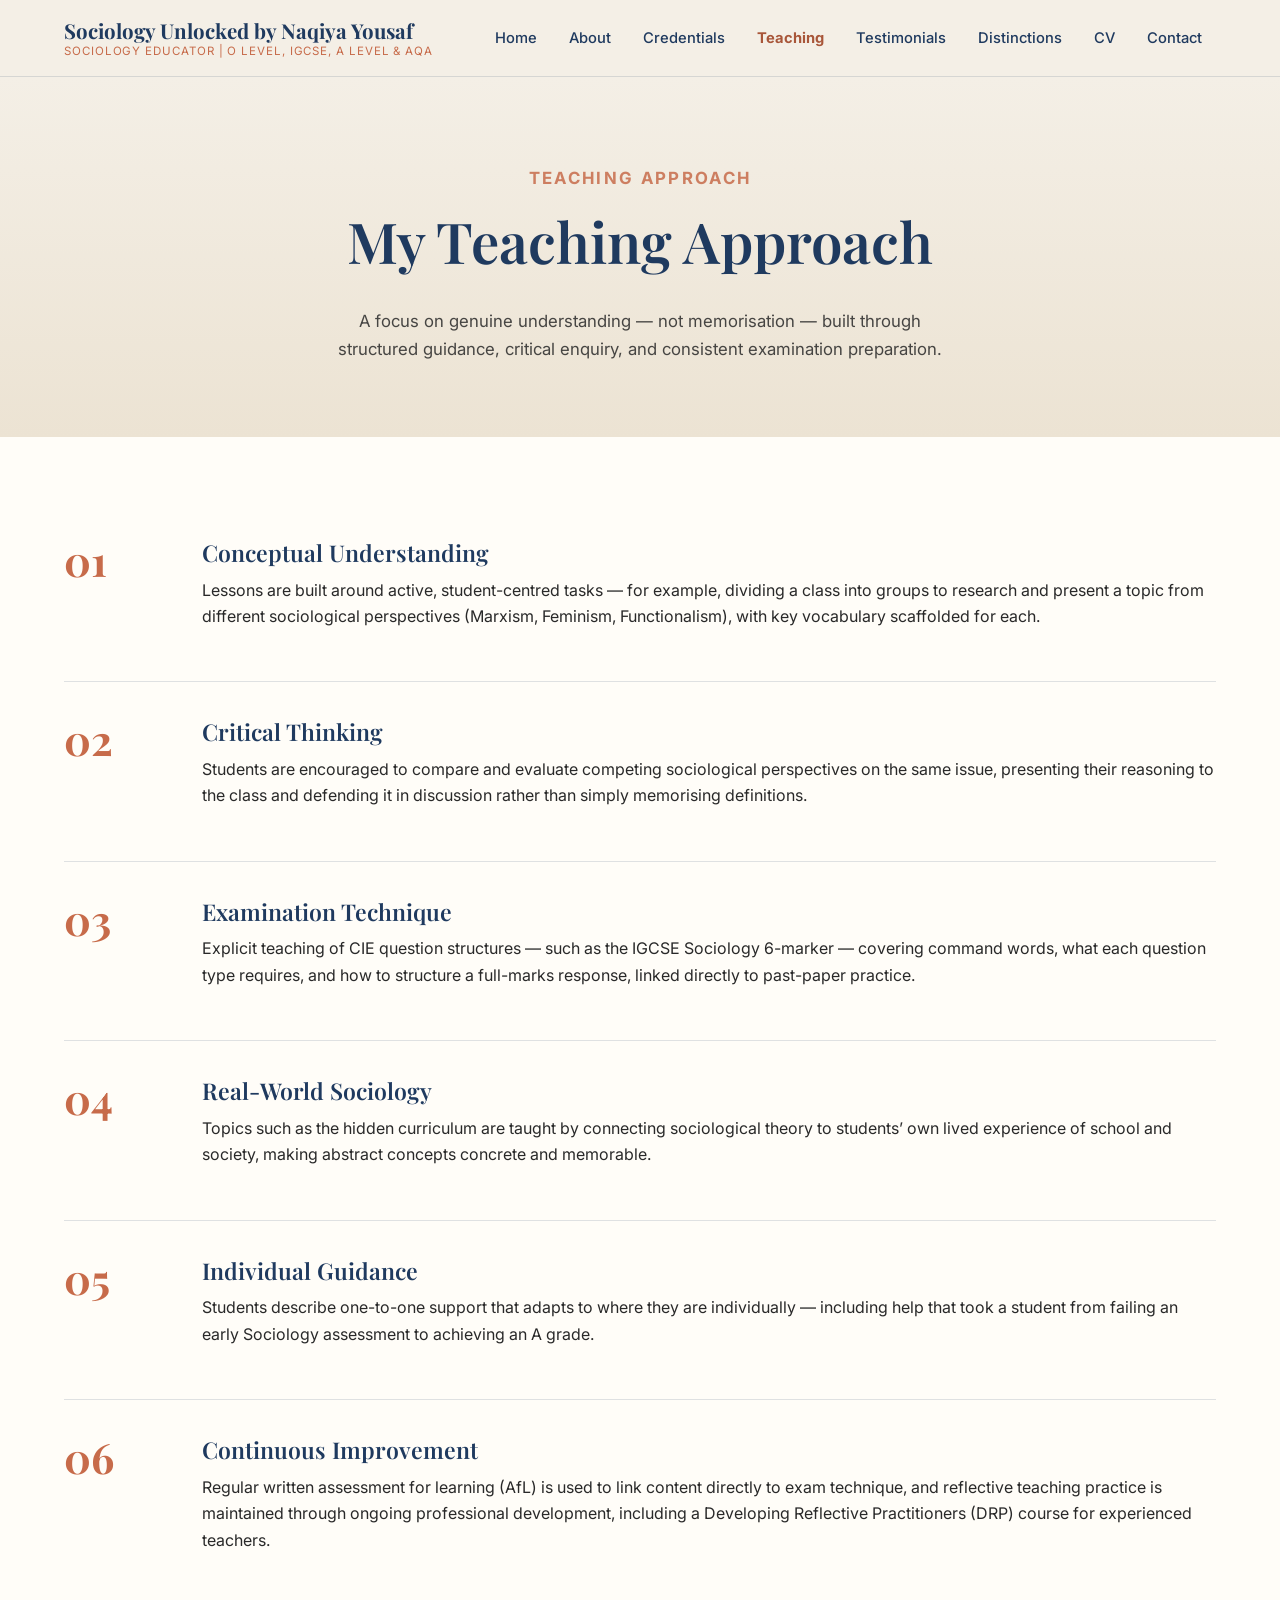
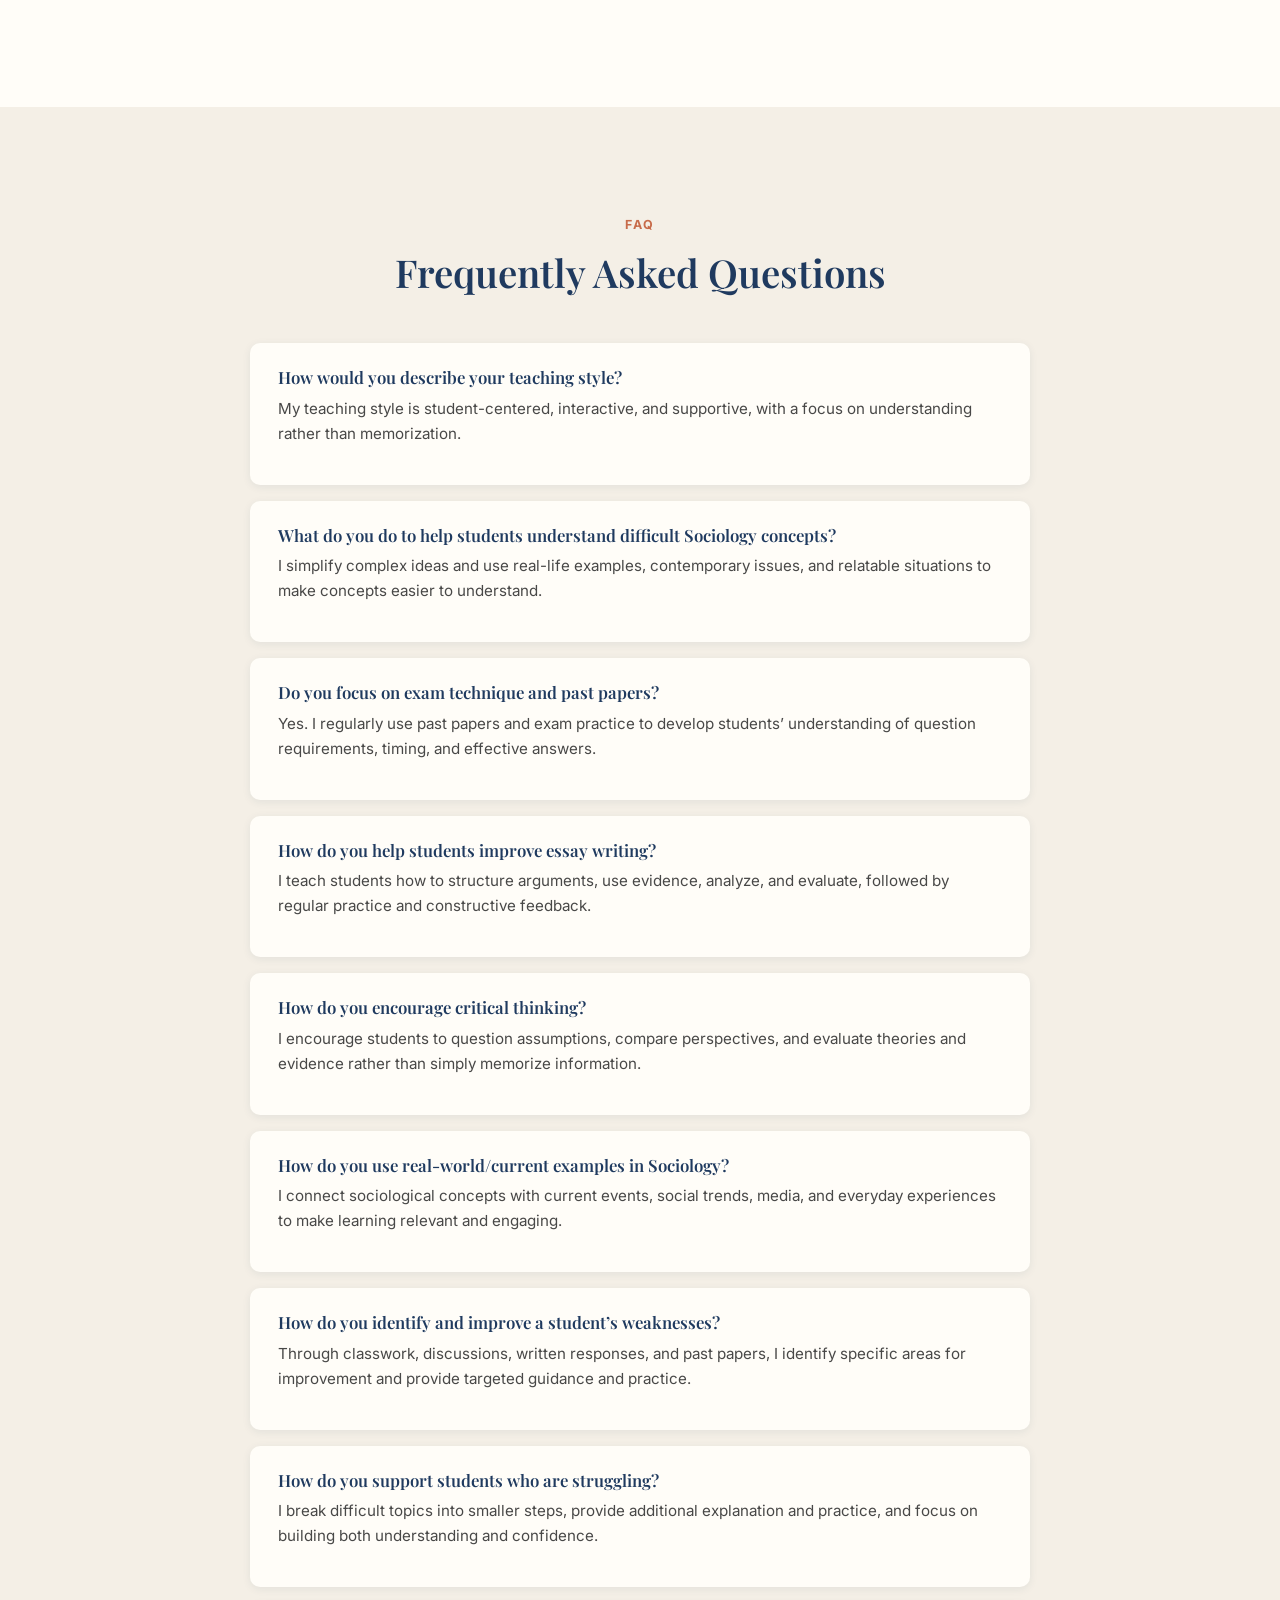
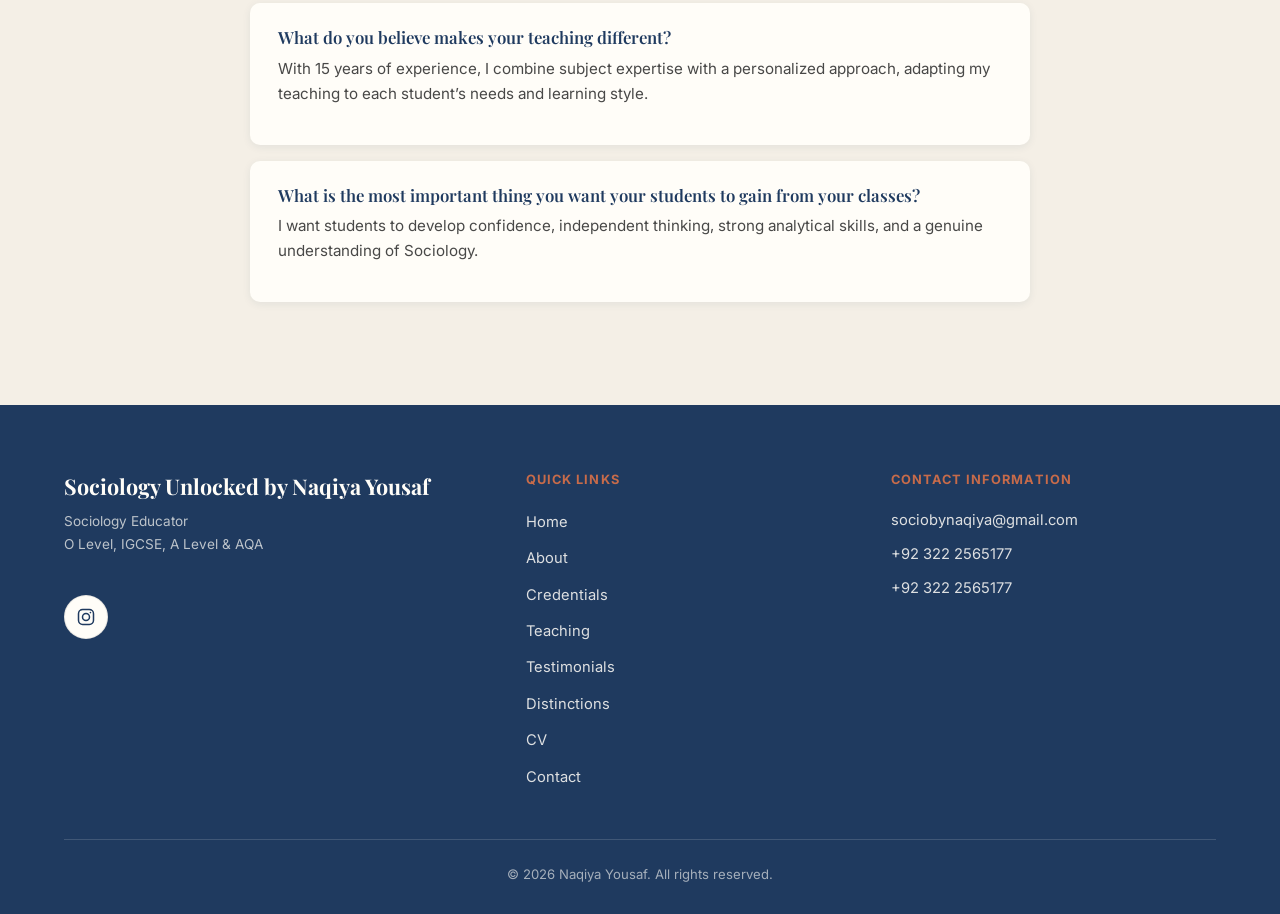
<file: teaching.html>
<!doctype html>
<html lang="en">
  <head>
    <meta charset="UTF-8" />
    <meta name="viewport" content="width=device-width, initial-scale=1.0" />
    <link rel="icon" type="image/svg+xml" href="favicon.svg" />
    <link rel="preconnect" href="https://fonts.googleapis.com" />
    <link rel="preconnect" href="https://fonts.gstatic.com" crossorigin />
    <link
      href="https://fonts.googleapis.com/css2?family=Playfair+Display:ital,wght@0,500;0,600;0,700;1,500&family=Inter:wght@400;500;600;700&display=swap"
      rel="stylesheet"
    />
    <link rel="stylesheet" href="css/styles.css" />

    <title>My Teaching Approach | Naqiya Yousaf</title>
    <meta
      name="description"
      content="How Naqiya Yousaf teaches Sociology: conceptual understanding, critical thinking, examination technique, and individual guidance for O Level and A Level students."
    />
    <meta name="robots" content="index, follow" />
    <link rel="canonical" href="https://www.example.com/teaching.html" />

    <meta property="og:type" content="website" />
    <meta property="og:title" content="My Teaching Approach | Naqiya Yousaf" />
    <meta
      property="og:description"
      content="How Naqiya Yousaf teaches Sociology: conceptual understanding, critical thinking, examination technique, and individual guidance for O Level and A Level students."
    />
    <meta property="og:image" content="images/og-cover.jpg" />
    <meta property="og:url" content="https://www.example.com/teaching.html" />

    <meta name="theme-color" content="#1F3A5F" />
  </head>
  <body>
    <noscript>
      <div class="noscript-banner">
        This site needs JavaScript enabled to display its content. Please enable JavaScript in your browser.
      </div>
    </noscript>

    <a href="#main-content" class="skip-link">Skip to main content</a>

    <header id="site-header" class="navbar"></header>

    <main id="main-content">
      <section class="page-header">
        <div class="container">
          <p class="eyebrow page-header__eyebrow">Teaching Approach</p>
          <h1>My Teaching Approach</h1>
          <p>
            A focus on genuine understanding — not memorisation — built through structured
            guidance, critical enquiry, and consistent examination preparation.
          </p>
        </div>
      </section>

      <section class="section section--offwhite">
        <div class="container">
          <div class="approach-list" id="approach-list"></div>
        </div>
      </section>

      <section class="section">
        <div class="container">
          <div class="section-header section-header--center">
            <span class="eyebrow">FAQ</span>
            <h2>Frequently Asked Questions</h2>
          </div>
          <div class="faq-list reveal" id="faq-list"></div>
        </div>
      </section>
    </main>

    <footer id="site-footer" class="footer"></footer>

    <script type="module" src="js/pages/teaching.js"></script>
  </body>
</html>
</file>
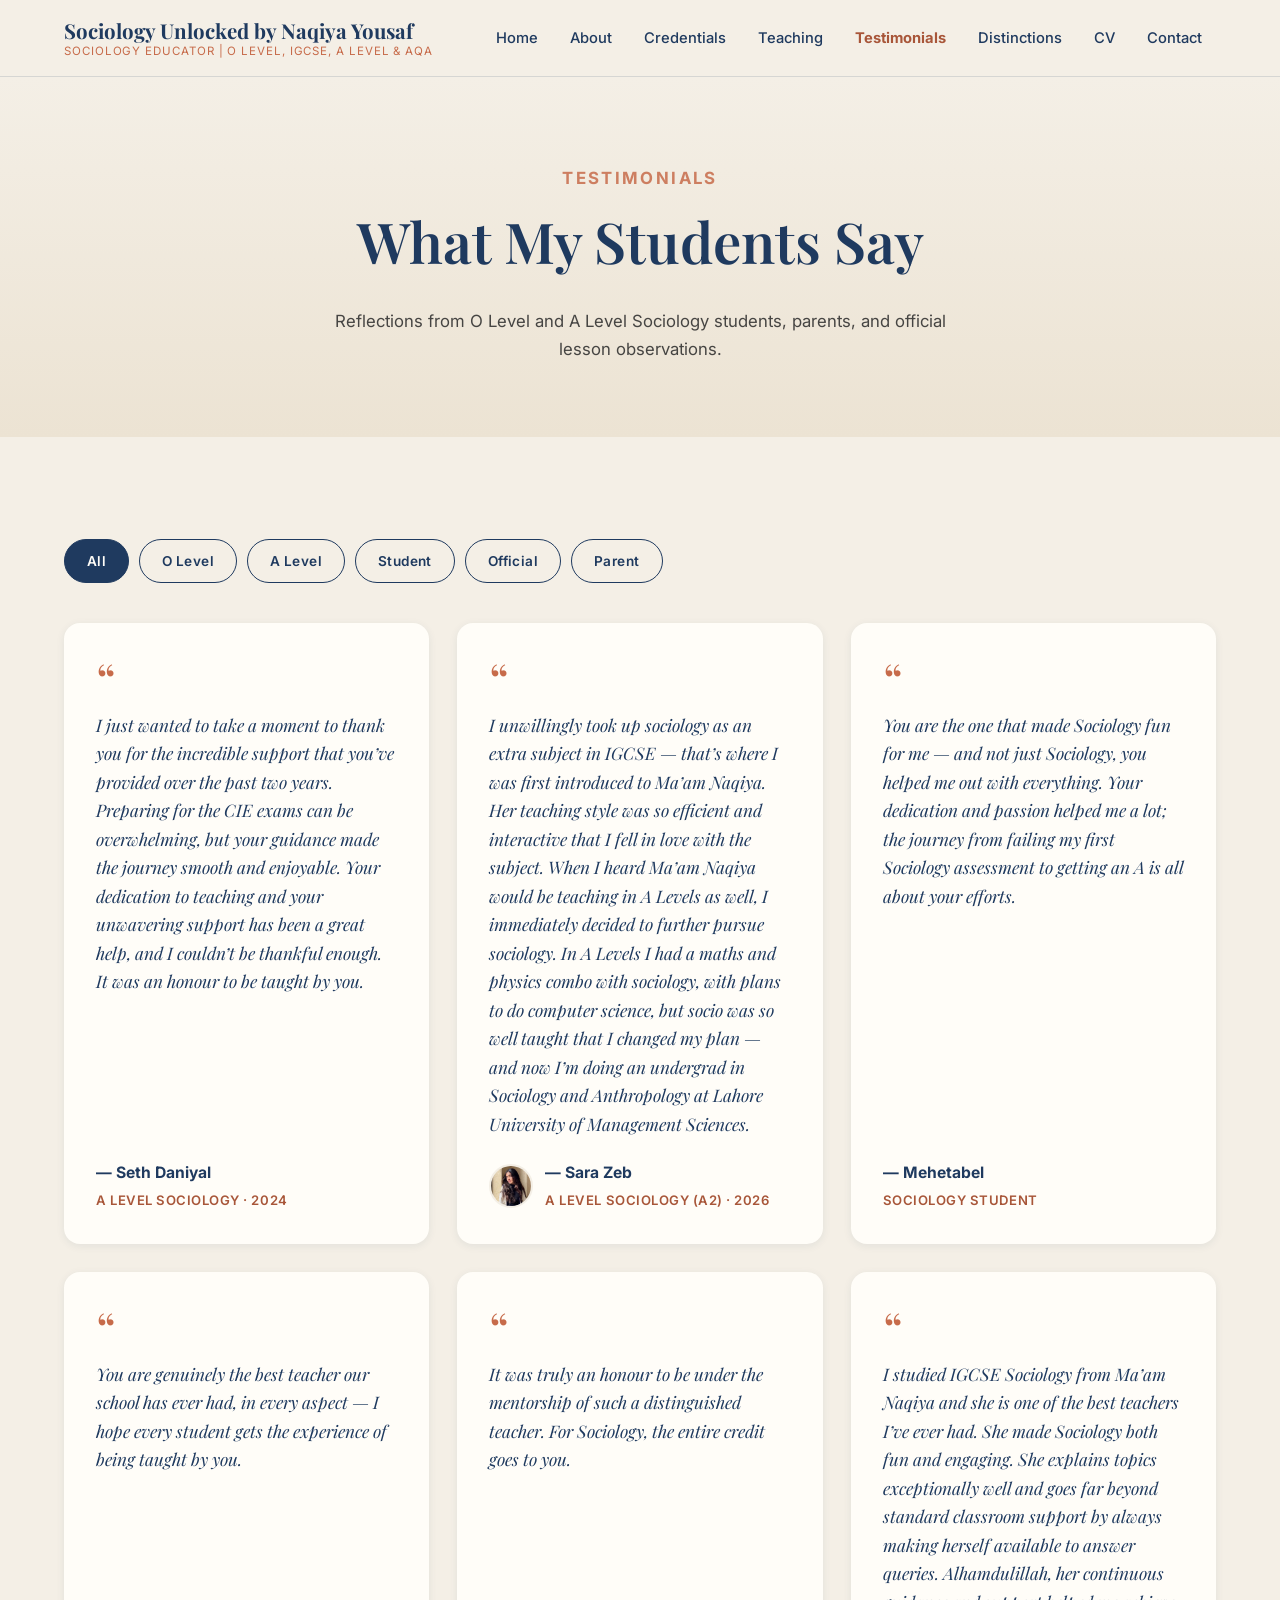
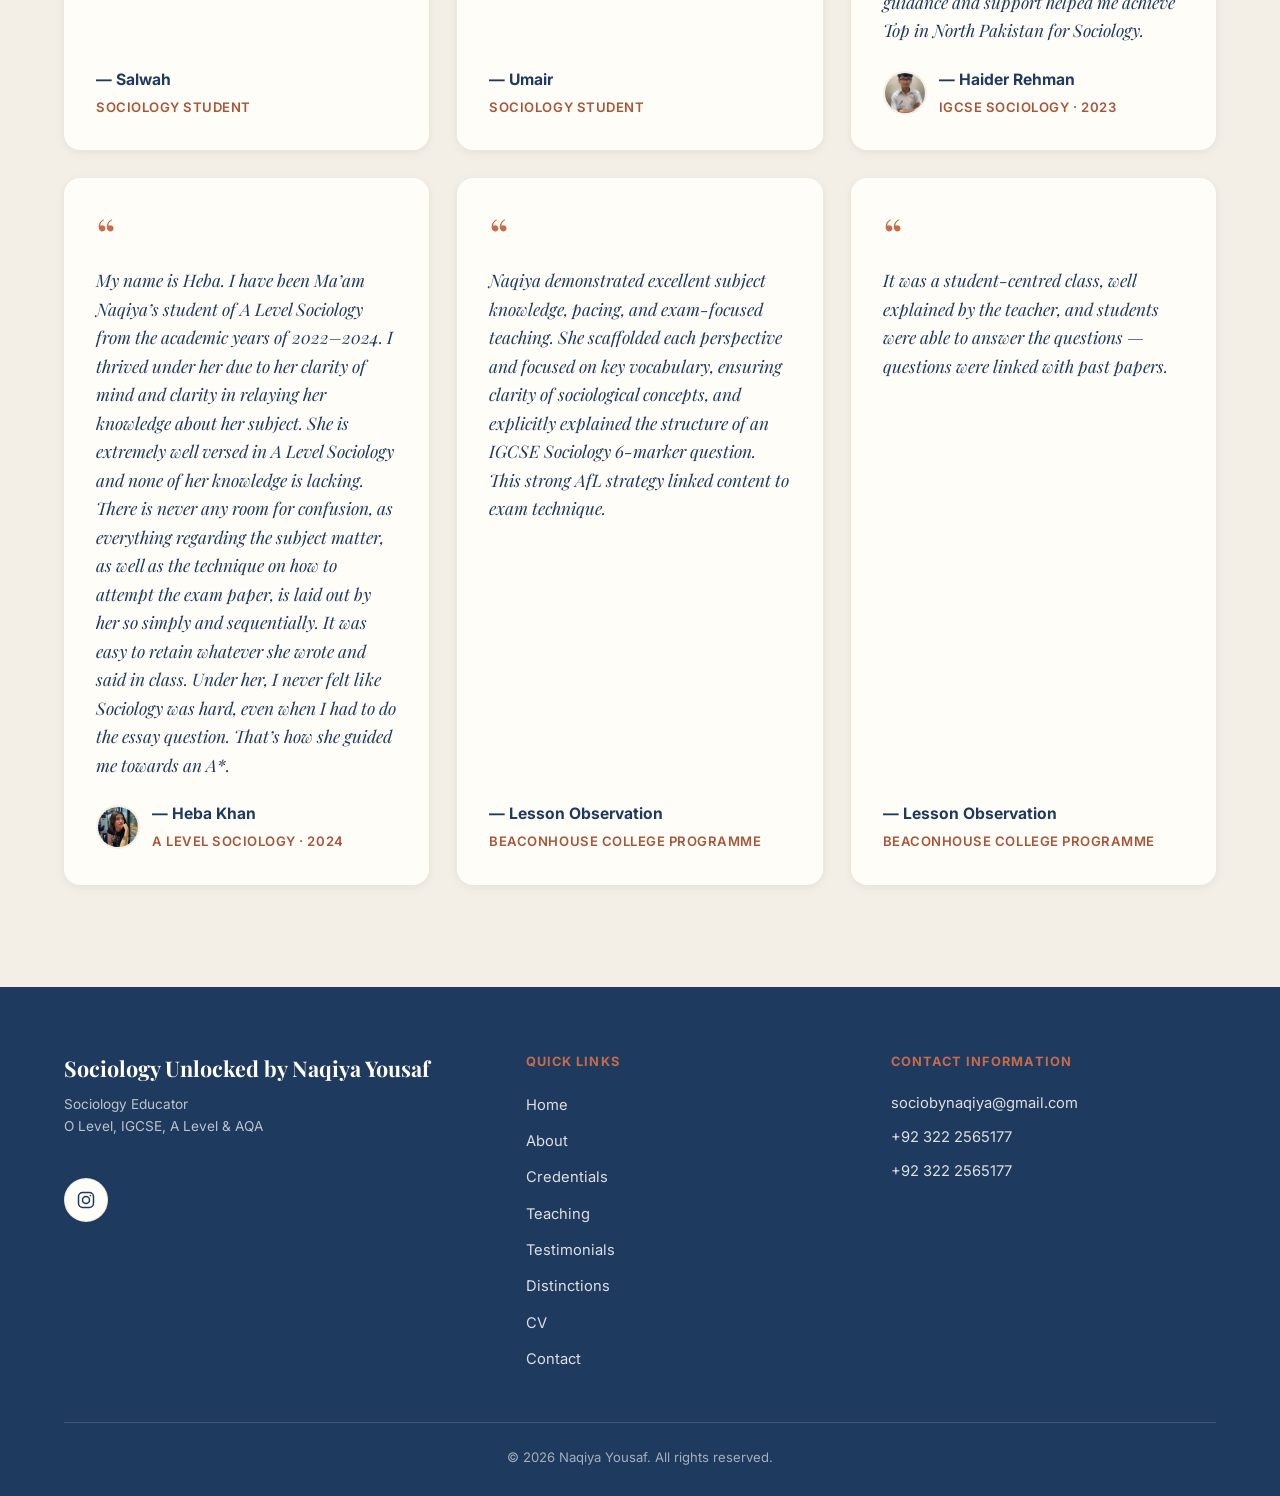
<file: testimonials.html>
<!doctype html>
<html lang="en">
  <head>
    <meta charset="UTF-8" />
    <meta name="viewport" content="width=device-width, initial-scale=1.0" />
    <link rel="icon" type="image/svg+xml" href="favicon.svg" />
    <link rel="preconnect" href="https://fonts.googleapis.com" />
    <link rel="preconnect" href="https://fonts.gstatic.com" crossorigin />
    <link
      href="https://fonts.googleapis.com/css2?family=Playfair+Display:ital,wght@0,500;0,600;0,700;1,500&family=Inter:wght@400;500;600;700&display=swap"
      rel="stylesheet"
    />
    <link rel="stylesheet" href="css/styles.css" />

    <title>What My Students Say | Naqiya Yousaf</title>
    <meta
      name="description"
      content="Testimonials from O Level and A Level Sociology students and their parents, sharing their experience studying with Naqiya Yousaf."
    />
    <meta name="robots" content="index, follow" />
    <link rel="canonical" href="https://www.example.com/testimonials.html" />

    <meta property="og:type" content="website" />
    <meta property="og:title" content="What My Students Say | Naqiya Yousaf" />
    <meta
      property="og:description"
      content="Testimonials from O Level and A Level Sociology students and their parents, sharing their experience studying with Naqiya Yousaf."
    />
    <meta property="og:image" content="images/og-cover.jpg" />
    <meta property="og:url" content="https://www.example.com/testimonials.html" />

    <meta name="theme-color" content="#1F3A5F" />
  </head>
  <body>
    <noscript>
      <div class="noscript-banner">
        This site needs JavaScript enabled to display its content. Please enable JavaScript in your browser.
      </div>
    </noscript>

    <a href="#main-content" class="skip-link">Skip to main content</a>

    <header id="site-header" class="navbar"></header>

    <main id="main-content">
      <section class="page-header">
        <div class="container">
          <p class="eyebrow page-header__eyebrow">Testimonials</p>
          <h1>What My Students Say</h1>
          <p>Reflections from O Level and A Level Sociology students, parents, and official lesson observations.</p>
        </div>
      </section>

      <section class="section section--beige">
        <div class="container">
          <div id="testimonial-filters" class="filter-tabs"></div>
          <div id="testimonials-grid"></div>
        </div>
      </section>
    </main>

    <footer id="site-footer" class="footer"></footer>

    <script type="module" src="js/pages/testimonials.js"></script>
  </body>
</html>
</file>
<file: css/styles.css>
/* =====================================================================
   GLOBAL DESIGN SYSTEM
   ---------------------------------------------------------------------
   Brand palette (do not introduce colors outside this list):
     --color-navy       #1F3A5F  Navigation, headings, primary buttons
     --color-beige      #F4EFE6  Page backgrounds, large sections
     --color-terracotta #C76B4A  Accents, hovers, badges, statistics
     --color-charcoal   #292929  Body text
     --color-offwhite   #FFFDF8  Cards: testimonials, certificates, CV
   ===================================================================== */

:root {
  --color-navy: #1f3a5f;
  --color-navy-light: #2c4d7a;
  --color-beige: #f4efe6;
  --color-terracotta: #c76b4a;
  --color-terracotta-dark: #a85639;
  --color-charcoal: #292929;
  --color-offwhite: #fffdf8;

  --color-border: rgba(31, 58, 95, 0.14);
  --color-border-soft: rgba(41, 41, 41, 0.1);

  --font-serif: 'Playfair Display', 'Georgia', serif;
  --font-sans: 'Inter', -apple-system, BlinkMacSystemFont, 'Segoe UI', sans-serif;

  --container-width: 1200px;
  --radius-sm: 6px;
  --radius-md: 10px;
  --radius-lg: 16px;

  --shadow-sm: 0 2px 8px rgba(31, 58, 95, 0.08);
  --shadow-md: 0 8px 24px rgba(31, 58, 95, 0.1);
  --shadow-lg: 0 20px 48px rgba(31, 58, 95, 0.14);

  --transition: 220ms ease;
}

/* ---------------------------------------------------------------------
   RESET
   --------------------------------------------------------------------- */
*,
*::before,
*::after {
  box-sizing: border-box;
}

html {
  scroll-behavior: smooth;
  -webkit-text-size-adjust: 100%;
}

@media (prefers-reduced-motion: reduce) {
  html {
    scroll-behavior: auto;
  }
  *,
  *::before,
  *::after {
    animation-duration: 0.01ms !important;
    animation-iteration-count: 1 !important;
    transition-duration: 0.01ms !important;
    scroll-behavior: auto !important;
  }
}

body {
  margin: 0;
  background-color: var(--color-beige);
  color: var(--color-charcoal);
  font-family: var(--font-sans);
  font-size: 16px;
  line-height: 1.65;
  overflow-x: hidden;
}

img {
  max-width: 100%;
  display: block;
}

a {
  color: inherit;
  text-decoration: none;
}

ul,
ol {
  margin: 0;
  padding: 0;
  list-style: none;
}

button {
  font-family: inherit;
  cursor: pointer;
}

h1,
h2,
h3,
h4 {
  font-family: var(--font-serif);
  color: var(--color-navy);
  line-height: 1.2;
  margin: 0 0 0.6em;
  font-weight: 600;
}

h1 {
  font-size: clamp(2.2rem, 4.4vw, 3.6rem);
}

h2 {
  font-size: clamp(1.7rem, 3vw, 2.5rem);
}

h3 {
  font-size: clamp(1.2rem, 1.8vw, 1.5rem);
}

p {
  margin: 0 0 1em;
  color: var(--color-charcoal);
}

/* Visible, accessible focus state for keyboard navigation */
a:focus-visible,
button:focus-visible,
input:focus-visible,
textarea:focus-visible,
[tabindex]:focus-visible {
  outline: 3px solid var(--color-terracotta);
  outline-offset: 3px;
  border-radius: 4px;
}

.skip-link {
  position: absolute;
  top: -48px;
  left: 12px;
  z-index: 200;
  background: var(--color-navy);
  color: var(--color-offwhite);
  padding: 10px 18px;
  border-radius: var(--radius-sm);
  transition: top var(--transition);
}

.skip-link:focus {
  top: 12px;
}

/* ---------------------------------------------------------------------
   LAYOUT HELPERS
   --------------------------------------------------------------------- */
.container {
  width: 100%;
  max-width: var(--container-width);
  margin-inline: auto;
  padding-inline: 24px;
}

.section {
  padding-block: clamp(56px, 8vw, 104px);
}

.section--beige {
  background-color: var(--color-beige);
}

.section--navy {
  background-color: var(--color-navy);
  color: var(--color-offwhite);
}

.section--navy h2,
.section--navy h3 {
  color: var(--color-offwhite);
}

.section--offwhite {
  background-color: var(--color-offwhite);
}

.section-header {
  max-width: 720px;
  margin: 0 0 48px;
}

.section-header--center {
  margin-inline: auto;
  text-align: center;
}

.eyebrow {
  display: inline-block;
  font-family: var(--font-sans);
  font-size: 0.78rem;
  font-weight: 700;
  letter-spacing: 0.14em;
  text-transform: uppercase;
  color: var(--color-terracotta);
  margin-bottom: 14px;
}

.lede {
  font-size: 1.1rem;
  color: var(--color-charcoal);
  opacity: 0.85;
}

.section--navy .lede {
  color: var(--color-offwhite);
  opacity: 0.85;
}

/* ---------------------------------------------------------------------
   BUTTONS
   --------------------------------------------------------------------- */
.btn {
  display: inline-flex;
  align-items: center;
  justify-content: center;
  gap: 10px;
  font-family: var(--font-sans);
  font-weight: 600;
  font-size: 0.86rem;
  letter-spacing: 0.06em;
  text-transform: uppercase;
  padding: 15px 30px;
  border-radius: var(--radius-sm);
  border: 2px solid transparent;
  transition: transform var(--transition), box-shadow var(--transition), background-color var(--transition), color var(--transition), border-color var(--transition);
  min-height: 48px;
}

.btn:hover {
  transform: translateY(-2px);
}

.btn-primary {
  background-color: var(--color-navy);
  color: var(--color-offwhite);
}

.btn-primary:hover {
  background-color: var(--color-navy-light);
  box-shadow: var(--shadow-md);
}

.btn-secondary {
  background-color: var(--color-terracotta);
  color: var(--color-offwhite);
}

.btn-secondary:hover {
  background-color: var(--color-terracotta-dark);
  box-shadow: var(--shadow-md);
}

.btn-outline {
  background-color: transparent;
  border-color: var(--color-navy);
  color: var(--color-navy);
}

.btn-outline:hover {
  background-color: var(--color-navy);
  color: var(--color-offwhite);
}

.section--navy .btn-outline {
  border-color: var(--color-offwhite);
  color: var(--color-offwhite);
}

.section--navy .btn-outline:hover {
  background-color: var(--color-offwhite);
  color: var(--color-navy);
}

/* ---------------------------------------------------------------------
   NAVBAR
   --------------------------------------------------------------------- */
.navbar {
  position: sticky;
  top: 0;
  z-index: 100;
  /* A solid-enough background (rather than backdrop-filter) is used
     intentionally: backdrop-filter establishes a containing block for
     fixed-position descendants, which breaks the full-height mobile
     menu overlay below. */
  background-color: rgba(244, 239, 230, 0.97);
  border-bottom: 1px solid var(--color-border);
}

.navbar__inner {
  display: flex;
  align-items: center;
  justify-content: space-between;
  gap: 24px;
  padding-block: 16px;
}

.navbar__brand {
  display: flex;
  flex-direction: column;
  line-height: 1.25;
}

.navbar__brand-name {
  font-family: var(--font-serif);
  font-weight: 700;
  font-size: 1.28rem;
  color: var(--color-navy);
}

.navbar__brand-tagline {
  font-family: var(--font-sans);
  font-size: 0.72rem;
  letter-spacing: 0.08em;
  text-transform: uppercase;
  color: var(--color-terracotta);
}

.navbar__links {
  display: flex;
  align-items: center;
  gap: 4px;
}

.navbar__link {
  padding: 10px 14px;
  font-size: 0.92rem;
  font-weight: 500;
  color: var(--color-navy);
  border-radius: var(--radius-sm);
  transition: background-color var(--transition), color var(--transition);
  position: relative;
}

.navbar__link:hover {
  background-color: rgba(199, 107, 74, 0.1);
  color: var(--color-terracotta-dark);
}

.navbar__link.is-active {
  color: var(--color-terracotta-dark);
  font-weight: 700;
}

.navbar__toggle {
  display: none;
  background: transparent;
  border: none;
  padding: 8px;
  flex-direction: column;
  gap: 5px;
  min-width: 44px;
  min-height: 44px;
  align-items: center;
  justify-content: center;
}

.navbar__toggle-bar {
  width: 24px;
  height: 2px;
  background-color: var(--color-navy);
  transition: transform var(--transition), opacity var(--transition);
}

.navbar__toggle[aria-expanded='true'] .navbar__toggle-bar:nth-child(1) {
  transform: translateY(7px) rotate(45deg);
}

.navbar__toggle[aria-expanded='true'] .navbar__toggle-bar:nth-child(2) {
  opacity: 0;
}

.navbar__toggle[aria-expanded='true'] .navbar__toggle-bar:nth-child(3) {
  transform: translateY(-7px) rotate(-45deg);
}

@media (max-width: 900px) {
  .navbar__toggle {
    display: inline-flex;
  }

  .navbar__links {
    position: fixed;
    inset: 73px 0 0 0;
    background-color: var(--color-beige);
    flex-direction: column;
    align-items: stretch;
    padding: 20px;
    gap: 4px;
    transform: translateX(100%);
    transition: transform var(--transition);
    overflow-y: auto;
  }

  .navbar__links.is-open {
    transform: translateX(0);
  }

  .navbar__link {
    padding: 16px 18px;
    font-size: 1.05rem;
    border-bottom: 1px solid var(--color-border);
  }
}

/* ---------------------------------------------------------------------
   HERO
   --------------------------------------------------------------------- */
.hero {
  padding-block: clamp(48px, 8vw, 96px);
  background: linear-gradient(180deg, var(--color-beige) 0%, #ece3d3 100%);
}

.hero__grid {
  display: grid;
  grid-template-columns: 1.05fr 0.95fr;
  gap: clamp(32px, 5vw, 72px);
  align-items: center;
}

.hero__eyebrow {
  font-size: 0.95rem;
  letter-spacing: 0.06em;
  text-transform: uppercase;
  color: var(--color-terracotta);
  font-weight: 700;
  margin-bottom: 18px;
}

.hero__name {
  margin-bottom: 6px;
}

.hero__role {
  font-family: var(--font-sans);
  font-size: 1.1rem;
  color: var(--color-navy);
  font-weight: 600;
  margin-bottom: 26px;
}

.hero__role span {
  color: var(--color-terracotta);
}

.hero__headline {
  margin-bottom: 20px;
}

.hero__subtext {
  font-size: 1.08rem;
  opacity: 0.85;
  max-width: 54ch;
  margin-bottom: 34px;
}

.hero__actions {
  display: flex;
  flex-wrap: wrap;
  gap: 16px;
}

.hero__image-wrap {
  position: relative;
}

.hero__image-frame {
  position: relative;
  border-radius: var(--radius-md);
  overflow: hidden;
  aspect-ratio: 4 / 5;
  box-shadow: var(--shadow-lg);
  background-color: var(--color-navy);
}

.hero__image-frame img {
  width: 100%;
  height: 100%;
  object-fit: cover;
}

.hero__image-border {
  position: absolute;
  inset: 18px;
  border: 1px solid rgba(255, 253, 248, 0.35);
  border-radius: calc(var(--radius-md) - 6px);
  pointer-events: none;
}

.hero__image-caption {
  position: absolute;
  left: -18px;
  bottom: -18px;
  background-color: var(--color-offwhite);
  border-left: 4px solid var(--color-terracotta);
  padding: 14px 22px;
  border-radius: var(--radius-sm);
  box-shadow: var(--shadow-md);
  font-family: var(--font-serif);
  font-size: 0.95rem;
  color: var(--color-navy);
  max-width: 260px;
}

/* ---------------------------------------------------------------------
   IMAGE CAROUSEL (used for the hero / About-page photograph)
   --------------------------------------------------------------------- */
.carousel {
  position: absolute;
  inset: 0;
}

.carousel__slide {
  position: absolute;
  inset: 0;
  opacity: 0;
  transition: opacity 600ms ease;
}

.carousel__slide.is-active {
  opacity: 1;
}

.carousel__slide img {
  width: 100%;
  height: 100%;
  object-fit: cover;
}

.carousel__arrow {
  position: absolute;
  top: 50%;
  transform: translateY(-50%);
  z-index: 2;
  width: 36px;
  height: 36px;
  border-radius: 50%;
  border: none;
  background-color: rgba(31, 58, 95, 0.55);
  color: var(--color-offwhite);
  display: flex;
  align-items: center;
  justify-content: center;
  cursor: pointer;
  transition: background-color 150ms ease;
}

.carousel__arrow:hover,
.carousel__arrow:focus-visible {
  background-color: rgba(31, 58, 95, 0.85);
}

.carousel__arrow--prev {
  left: 10px;
}

.carousel__arrow--next {
  right: 10px;
}

.carousel__dots {
  position: absolute;
  z-index: 2;
  left: 50%;
  bottom: 14px;
  transform: translateX(-50%);
  display: flex;
  gap: 8px;
}

.carousel__dot {
  width: 8px;
  height: 8px;
  border-radius: 50%;
  border: 1px solid rgba(255, 253, 248, 0.8);
  background-color: rgba(255, 253, 248, 0.35);
  padding: 0;
  cursor: pointer;
}

.carousel__dot.is-active {
  background-color: var(--color-offwhite);
}

@media (max-width: 900px) {
  .hero__grid {
    grid-template-columns: 1fr;
  }

  .hero__image-wrap {
    order: -1;
    max-width: 380px;
    margin-inline: auto;
  }

  .hero__image-caption {
    left: 12px;
    bottom: -16px;
  }
}

/* Credibility strip */
.credibility {
  display: grid;
  grid-template-columns: repeat(4, 1fr);
  gap: 1px;
  background-color: var(--color-border);
  border: 1px solid var(--color-border);
  border-radius: var(--radius-md);
  overflow: hidden;
  margin-top: clamp(40px, 6vw, 64px);
}

.credibility__item {
  background-color: var(--color-offwhite);
  padding: 26px 18px;
  text-align: center;
  font-family: var(--font-serif);
  font-weight: 600;
  color: var(--color-navy);
  font-size: 1.02rem;
}

@media (max-width: 700px) {
  .credibility {
    grid-template-columns: repeat(2, 1fr);
  }
}

/* ---------------------------------------------------------------------
   CARDS
   --------------------------------------------------------------------- */
.card-grid {
  display: grid;
  gap: 28px;
}

.card-grid--2 {
  grid-template-columns: repeat(2, 1fr);
}

.card-grid--3 {
  grid-template-columns: repeat(3, 1fr);
}

.card-grid--4 {
  grid-template-columns: repeat(4, 1fr);
}

@media (max-width: 1000px) {
  .card-grid--4 {
    grid-template-columns: repeat(2, 1fr);
  }
  .card-grid--3 {
    grid-template-columns: repeat(2, 1fr);
  }
}

@media (max-width: 640px) {
  .card-grid--2,
  .card-grid--3,
  .card-grid--4 {
    grid-template-columns: 1fr;
  }
}

.stat-card {
  background-color: var(--color-offwhite);
  border: 1px solid var(--color-border-soft);
  border-radius: var(--radius-md);
  padding: 30px 24px;
  text-align: center;
  transition: transform var(--transition), box-shadow var(--transition);
}

.stat-card:hover {
  transform: translateY(-4px);
  box-shadow: var(--shadow-md);
}

.stat-card__value {
  font-family: var(--font-serif);
  font-size: 2.1rem;
  font-weight: 700;
  color: var(--color-terracotta);
  margin-bottom: 8px;
}

.stat-card__label {
  font-size: 0.92rem;
  color: var(--color-charcoal);
  opacity: 0.8;
}

.credential-card {
  background-color: var(--color-offwhite);
  border: 1px solid var(--color-border-soft);
  border-left: 4px solid var(--color-terracotta);
  border-radius: var(--radius-md);
  padding: 28px;
  box-shadow: var(--shadow-sm);
  transition: transform var(--transition), box-shadow var(--transition);
}

.credential-card:hover {
  transform: translateY(-3px);
  box-shadow: var(--shadow-md);
}

.credential-card__title {
  font-family: var(--font-serif);
  font-size: 1.2rem;
  color: var(--color-navy);
  font-weight: 700;
  margin-bottom: 6px;
}

.credential-card__meta {
  display: flex;
  flex-wrap: wrap;
  gap: 8px 14px;
  font-size: 0.85rem;
  color: var(--color-terracotta-dark);
  font-weight: 600;
  margin-bottom: 12px;
}

.credential-card__desc {
  font-size: 0.95rem;
  opacity: 0.85;
  margin-bottom: 0;
}

.credential-card__link {
  display: inline-block;
  margin-top: 14px;
  font-size: 0.85rem;
  font-weight: 700;
  color: var(--color-navy);
  border-bottom: 1px solid var(--color-terracotta);
  padding-bottom: 2px;
}

.credential-card__link:hover {
  color: var(--color-terracotta-dark);
}

.testimonial-card {
  background-color: var(--color-offwhite);
  border-radius: var(--radius-lg);
  padding: 32px;
  box-shadow: var(--shadow-sm);
  display: flex;
  flex-direction: column;
  height: 100%;
  transition: transform var(--transition), box-shadow var(--transition);
}

.testimonial-card:hover {
  transform: translateY(-4px);
  box-shadow: var(--shadow-md);
}

.testimonial-card__mark {
  font-family: var(--font-serif);
  font-size: 3rem;
  color: var(--color-terracotta);
  line-height: 1;
  margin-bottom: 8px;
}

.testimonial-card__quote {
  font-family: var(--font-serif);
  font-size: 1.08rem;
  font-style: italic;
  color: var(--color-navy);
  flex-grow: 1;
  margin-bottom: 22px;
}

.testimonial-card__person {
  display: flex;
  align-items: center;
  gap: 12px;
}

.testimonial-card__avatar {
  width: 44px;
  height: 44px;
  border-radius: 50%;
  object-fit: cover;
  flex-shrink: 0;
  border: 2px solid var(--color-beige);
}

.testimonial-card__name {
  font-weight: 700;
  color: var(--color-navy);
  font-size: 0.98rem;
}

.testimonial-card__meta {
  font-size: 0.82rem;
  color: var(--color-terracotta-dark);
  font-weight: 600;
  text-transform: uppercase;
  letter-spacing: 0.04em;
  margin-top: 4px;
}

.achievement-card {
  background-color: var(--color-offwhite);
  border-radius: var(--radius-lg);
  padding: 30px;
  text-align: center;
  box-shadow: var(--shadow-sm);
  position: relative;
  transition: transform var(--transition), box-shadow var(--transition);
}

.achievement-card:hover {
  transform: translateY(-4px);
  box-shadow: var(--shadow-md);
}

.achievement-card__result {
  display: inline-flex;
  align-items: center;
  justify-content: center;
  min-width: 84px;
  padding: 10px 18px;
  border-radius: 999px;
  background-color: var(--color-terracotta);
  color: var(--color-offwhite);
  font-family: var(--font-serif);
  font-size: 1.6rem;
  font-weight: 700;
  margin-bottom: 18px;
}

.achievement-card__name {
  font-weight: 700;
  color: var(--color-navy);
  font-size: 1.05rem;
  margin-bottom: 4px;
}

.achievement-card__level {
  font-size: 0.9rem;
  opacity: 0.75;
  margin-bottom: 4px;
}

.achievement-card__session {
  font-size: 0.82rem;
  color: var(--color-terracotta-dark);
  font-weight: 600;
  text-transform: uppercase;
  letter-spacing: 0.03em;
}

.achievement-card__desc {
  margin-top: 12px;
  font-size: 0.9rem;
  opacity: 0.8;
}

.achievement-card__certificate {
  display: block;
  margin-top: 18px;
  border-radius: var(--radius-md);
  overflow: hidden;
  border: 1px solid var(--color-border-soft);
  box-shadow: var(--shadow-sm);
  transition: transform var(--transition), box-shadow var(--transition);
}

.achievement-card__certificate:hover {
  transform: scale(1.02);
  box-shadow: var(--shadow-md);
}

.achievement-card__certificate img {
  display: block;
  width: 100%;
  height: auto;
}

.certificate-card {
  background-color: var(--color-offwhite);
  border-radius: var(--radius-lg);
  overflow: hidden;
  box-shadow: var(--shadow-sm);
  display: flex;
  flex-direction: column;
  transition: transform var(--transition), box-shadow var(--transition);
}

.certificate-card:hover {
  transform: translateY(-4px);
  box-shadow: var(--shadow-md);
}

.certificate-card__preview {
  aspect-ratio: 4 / 3;
  background-color: var(--color-beige);
  display: flex;
  align-items: center;
  justify-content: center;
  overflow: hidden;
  border-bottom: 1px solid var(--color-border-soft);
}

.certificate-card__preview img {
  width: 100%;
  height: 100%;
  object-fit: cover;
}

.certificate-card__icon {
  width: 56px;
  height: 56px;
  color: var(--color-navy);
  opacity: 0.5;
}

.certificate-card__body {
  padding: 22px;
  display: flex;
  flex-direction: column;
  flex-grow: 1;
}

.certificate-card__title {
  font-family: var(--font-serif);
  font-weight: 700;
  color: var(--color-navy);
  font-size: 1.05rem;
  margin-bottom: 6px;
}

.certificate-card__meta {
  font-size: 0.85rem;
  opacity: 0.75;
  margin-bottom: 16px;
}

.certificate-card__cta {
  margin-top: auto;
}

/* ---------------------------------------------------------------------
   FILTER TABS
   --------------------------------------------------------------------- */
.filter-tabs {
  display: flex;
  flex-wrap: wrap;
  gap: 10px;
  margin-bottom: 40px;
}

.filter-tab {
  padding: 10px 22px;
  border-radius: 999px;
  border: 1.5px solid var(--color-navy);
  background-color: transparent;
  color: var(--color-navy);
  font-size: 0.85rem;
  font-weight: 600;
  letter-spacing: 0.03em;
  transition: background-color var(--transition), color var(--transition);
  min-height: 44px;
}

.filter-tab:hover {
  background-color: rgba(31, 58, 95, 0.08);
}

.filter-tab.is-active {
  background-color: var(--color-navy);
  color: var(--color-offwhite);
}

/* ---------------------------------------------------------------------
   QUOTE / PHILOSOPHY SECTION
   --------------------------------------------------------------------- */
.philosophy {
  text-align: center;
  padding-block: clamp(64px, 9vw, 120px);
  position: relative;
}

.philosophy__mark {
  font-family: var(--font-serif);
  font-size: 4rem;
  color: var(--color-terracotta);
  line-height: 1;
  margin-bottom: 12px;
}

.philosophy__quote {
  font-family: var(--font-serif);
  font-style: italic;
  font-size: clamp(1.4rem, 2.6vw, 2rem);
  color: var(--color-offwhite);
  max-width: 780px;
  margin: 0 auto 24px;
  line-height: 1.5;
}

.philosophy__attribution {
  font-family: var(--font-sans);
  font-size: 0.85rem;
  letter-spacing: 0.08em;
  text-transform: uppercase;
  color: var(--color-terracotta);
  font-weight: 700;
}

/* ---------------------------------------------------------------------
   ABOUT PAGE
   --------------------------------------------------------------------- */
.about-grid {
  display: grid;
  grid-template-columns: 0.85fr 1.15fr;
  gap: clamp(32px, 5vw, 72px);
  align-items: start;
}

.about-portrait {
  position: sticky;
  top: 110px;
}

.about-portrait__frame {
  position: relative;
  border-radius: var(--radius-md);
  overflow: hidden;
  aspect-ratio: 3 / 4;
  box-shadow: var(--shadow-lg);
  background-color: var(--color-navy);
}

.about-portrait__frame img {
  width: 100%;
  height: 100%;
  object-fit: cover;
}

.about-section {
  margin-bottom: 36px;
}

.about-section h2 {
  display: flex;
  align-items: center;
  gap: 12px;
  font-size: clamp(1.2rem, 1.8vw, 1.5rem);
}

.about-section h2::after {
  content: '';
  flex: 1;
  height: 1px;
  background-color: var(--color-border);
}

.glance-panel__heading {
  font-size: 1.15rem;
  margin-bottom: 18px;
}

.expertise-list {
  display: grid;
  grid-template-columns: repeat(2, 1fr);
  gap: 12px;
}

.expertise-list li {
  display: flex;
  align-items: flex-start;
  gap: 10px;
  font-size: 0.95rem;
  color: var(--color-charcoal);
}

.expertise-list li::before {
  content: '';
  width: 8px;
  height: 8px;
  margin-top: 7px;
  border-radius: 50%;
  background-color: var(--color-terracotta);
  flex-shrink: 0;
}

.glance-panel {
  background-color: var(--color-offwhite);
  border-radius: var(--radius-lg);
  padding: 28px;
  box-shadow: var(--shadow-sm);
  margin-top: 28px;
}

.glance-panel dl {
  display: grid;
  grid-template-columns: 1fr 1fr;
  gap: 18px 24px;
  margin: 0;
}

.glance-panel dt {
  font-size: 0.76rem;
  text-transform: uppercase;
  letter-spacing: 0.06em;
  color: var(--color-terracotta-dark);
  font-weight: 700;
  margin-bottom: 4px;
}

.glance-panel dd {
  margin: 0;
  font-family: var(--font-serif);
  font-weight: 600;
  color: var(--color-navy);
  font-size: 1.02rem;
}

@media (max-width: 900px) {
  .about-grid {
    grid-template-columns: 1fr;
  }

  .about-portrait {
    position: static;
    max-width: 320px;
    margin: 0 auto 24px;
  }
}

@media (max-width: 560px) {
  .expertise-list,
  .glance-panel dl {
    grid-template-columns: 1fr;
  }
}

/* ---------------------------------------------------------------------
   TEACHING APPROACH PAGE
   --------------------------------------------------------------------- */
.approach-list {
  display: flex;
  flex-direction: column;
  gap: 0;
}

.approach-item {
  display: grid;
  grid-template-columns: 110px 1fr;
  gap: 28px;
  padding-block: 36px;
  border-bottom: 1px solid var(--color-border);
}

.approach-item:first-child {
  padding-top: 0;
}

.approach-item:last-child {
  border-bottom: none;
}

.approach-item__number {
  font-family: var(--font-serif);
  font-size: 2.6rem;
  font-weight: 700;
  color: var(--color-terracotta);
  line-height: 1;
}

.approach-item__title {
  margin-bottom: 10px;
  font-size: clamp(1.2rem, 1.8vw, 1.5rem);
}

@media (max-width: 600px) {
  .approach-item {
    grid-template-columns: 1fr;
    gap: 10px;
  }
}

/* ---------------------------------------------------------------------
   CV PAGE
   --------------------------------------------------------------------- */
.cv-card {
  max-width: 480px;
  margin: 0 auto;
  background-color: var(--color-offwhite);
  border-radius: var(--radius-lg);
  padding: clamp(36px, 6vw, 56px);
  text-align: center;
  box-shadow: var(--shadow-lg);
  border-top: 5px solid var(--color-terracotta);
}

.cv-card__icon {
  width: 60px;
  height: 60px;
  margin: 0 auto 20px;
  color: var(--color-navy);
}

.cv-card__title {
  margin-bottom: 6px;
  font-size: clamp(1.2rem, 1.8vw, 1.5rem);
}

.cv-card__updated {
  font-size: 0.88rem;
  color: var(--color-terracotta-dark);
  font-weight: 600;
  text-transform: uppercase;
  letter-spacing: 0.04em;
  margin-bottom: 28px;
}

/* ---------------------------------------------------------------------
   CONTACT PAGE
   --------------------------------------------------------------------- */
.contact-grid {
  display: grid;
  grid-template-columns: 1fr 1fr;
  gap: 28px;
  margin-top: 8px;
}

.contact-item {
  background-color: var(--color-offwhite);
  border-radius: var(--radius-md);
  padding: 26px;
  box-shadow: var(--shadow-sm);
}

.contact-item__label {
  font-size: 0.76rem;
  text-transform: uppercase;
  letter-spacing: 0.06em;
  color: var(--color-terracotta-dark);
  font-weight: 700;
  margin-bottom: 8px;
}

.contact-item__value {
  font-family: var(--font-serif);
  font-size: 1.15rem;
  color: var(--color-navy);
  font-weight: 600;
  word-break: break-word;
}

.contact-actions {
  display: flex;
  flex-wrap: wrap;
  gap: 16px;
  margin-top: 40px;
}

.social-links {
  display: flex;
  gap: 14px;
  margin-top: 40px;
}

.social-links__icon {
  width: 44px;
  height: 44px;
  border-radius: 50%;
  display: flex;
  align-items: center;
  justify-content: center;
  background-color: var(--color-offwhite);
  color: var(--color-navy);
  border: 1px solid var(--color-border-soft);
  transition: background-color var(--transition), color var(--transition), transform var(--transition);
}

.social-links__icon:hover {
  background-color: var(--color-terracotta);
  color: var(--color-offwhite);
  transform: translateY(-2px);
}

.social-links__icon svg {
  width: 20px;
  height: 20px;
}

@media (max-width: 700px) {
  .contact-grid {
    grid-template-columns: 1fr;
  }
}

.tuition-panel {
  display: grid;
  grid-template-columns: 1fr 1fr;
  gap: 28px;
}

.tuition-card {
  background-color: var(--color-offwhite);
  border-radius: var(--radius-lg);
  padding: 30px;
  box-shadow: var(--shadow-sm);
}

.tuition-card__title {
  font-family: var(--font-serif);
  color: var(--color-navy);
  font-size: 1.15rem;
  margin-bottom: 18px;
}

.tuition-card__note {
  margin-top: 16px;
  font-size: 0.85rem;
  opacity: 0.75;
}

.tuition-list {
  display: flex;
  flex-direction: column;
  gap: 10px;
}

.tuition-list__item {
  display: flex;
  align-items: baseline;
  justify-content: space-between;
  gap: 12px;
  padding-bottom: 10px;
  border-bottom: 1px solid var(--color-border-soft);
  font-size: 0.92rem;
}

.tuition-list__item span {
  opacity: 0.75;
}

.tuition-list__item strong {
  color: var(--color-navy);
  text-align: right;
}

@media (max-width: 700px) {
  .tuition-panel {
    grid-template-columns: 1fr;
  }
}

/* ---------------------------------------------------------------------
   FAQ (Teaching Approach page)
   --------------------------------------------------------------------- */
.faq-list {
  display: flex;
  flex-direction: column;
  gap: 16px;
  max-width: 780px;
  margin-inline: auto;
}

.faq-item {
  background-color: var(--color-offwhite);
  border-radius: var(--radius-md);
  padding: 24px 28px;
  box-shadow: var(--shadow-sm);
}

.faq-item__question {
  font-family: var(--font-serif);
  color: var(--color-navy);
  font-size: 1.05rem;
  margin-bottom: 8px;
}

.faq-item__answer {
  font-size: 0.95rem;
  opacity: 0.85;
}

/* ---------------------------------------------------------------------
   FOOTER
   --------------------------------------------------------------------- */
.footer {
  background-color: var(--color-navy);
  color: var(--color-offwhite);
  padding-block: 64px 28px;
}

.footer__grid {
  display: grid;
  grid-template-columns: 1.3fr 1fr 1fr;
  gap: 40px;
  margin-bottom: 40px;
}

.footer__brand-name {
  font-family: var(--font-serif);
  font-size: 1.35rem;
  font-weight: 700;
  margin-bottom: 6px;
}

.footer__brand-tagline {
  font-size: 0.85rem;
  color: rgba(255, 253, 248, 0.7);
}

.footer__heading {
  font-family: var(--font-sans);
  font-size: 0.8rem;
  text-transform: uppercase;
  letter-spacing: 0.08em;
  color: var(--color-terracotta);
  font-weight: 700;
  margin-bottom: 18px;
}

.footer__links li {
  margin-bottom: 10px;
}

.footer__links a {
  font-size: 0.92rem;
  color: rgba(255, 253, 248, 0.85);
  transition: color var(--transition);
}

.footer__links a:hover {
  color: var(--color-terracotta);
}

.footer__contact li {
  margin-bottom: 10px;
  font-size: 0.92rem;
  color: rgba(255, 253, 248, 0.85);
  word-break: break-word;
}

.footer__bottom {
  border-top: 1px solid rgba(255, 253, 248, 0.15);
  padding-top: 24px;
  font-size: 0.82rem;
  color: rgba(255, 253, 248, 0.6);
  text-align: center;
}

@media (max-width: 760px) {
  .footer__grid {
    grid-template-columns: 1fr;
    gap: 32px;
  }
}

/* ---------------------------------------------------------------------
   ANIMATIONS (subtle only)
   --------------------------------------------------------------------- */
@keyframes fadeUp {
  from {
    opacity: 0;
    transform: translateY(18px);
  }
  to {
    opacity: 1;
    transform: translateY(0);
  }
}

@keyframes fadeIn {
  from {
    opacity: 0;
  }
  to {
    opacity: 1;
  }
}

.reveal {
  opacity: 0;
}

.reveal.is-visible {
  animation: fadeUp 700ms ease forwards;
}

.reveal--fade.is-visible {
  animation: fadeIn 700ms ease forwards;
}

/* ---------------------------------------------------------------------
   PAGE HEADER (used by inner pages)
   --------------------------------------------------------------------- */
.page-header {
  background: linear-gradient(180deg, var(--color-beige) 0%, #ece3d3 100%);
  padding-block: clamp(56px, 8vw, 88px) clamp(40px, 6vw, 56px);
  text-align: center;
}

.page-header__eyebrow {
  color: var(--color-terracotta);
}

.page-header p {
  max-width: 620px;
  margin-inline: auto;
  opacity: 0.85;
  font-size: 1.05rem;
}

.privacy-note {
  text-align: center;
  font-size: 0.85rem;
  opacity: 0.7;
  margin-top: 36px;
  font-style: italic;
}

.empty-state {
  text-align: center;
  padding-block: 40px;
  opacity: 0.7;
  font-style: italic;
}

/* Utility */
.text-center {
  text-align: center;
}

.mt-lg {
  margin-top: 48px;
}

/* ---------------------------------------------------------------------
   NO-JS FALLBACK NOTICE
   ---------------------------------------------------------------------
   This site renders its content (which is pulled from the /js/data/
   files) with JavaScript. This banner only appears if JavaScript is
   unavailable, so visitors understand why the page looks incomplete.
   --------------------------------------------------------------------- */
.noscript-banner {
  background-color: var(--color-terracotta);
  color: var(--color-offwhite);
  text-align: center;
  padding: 14px 20px;
  font-size: 0.92rem;
  font-weight: 600;
}
</file>
